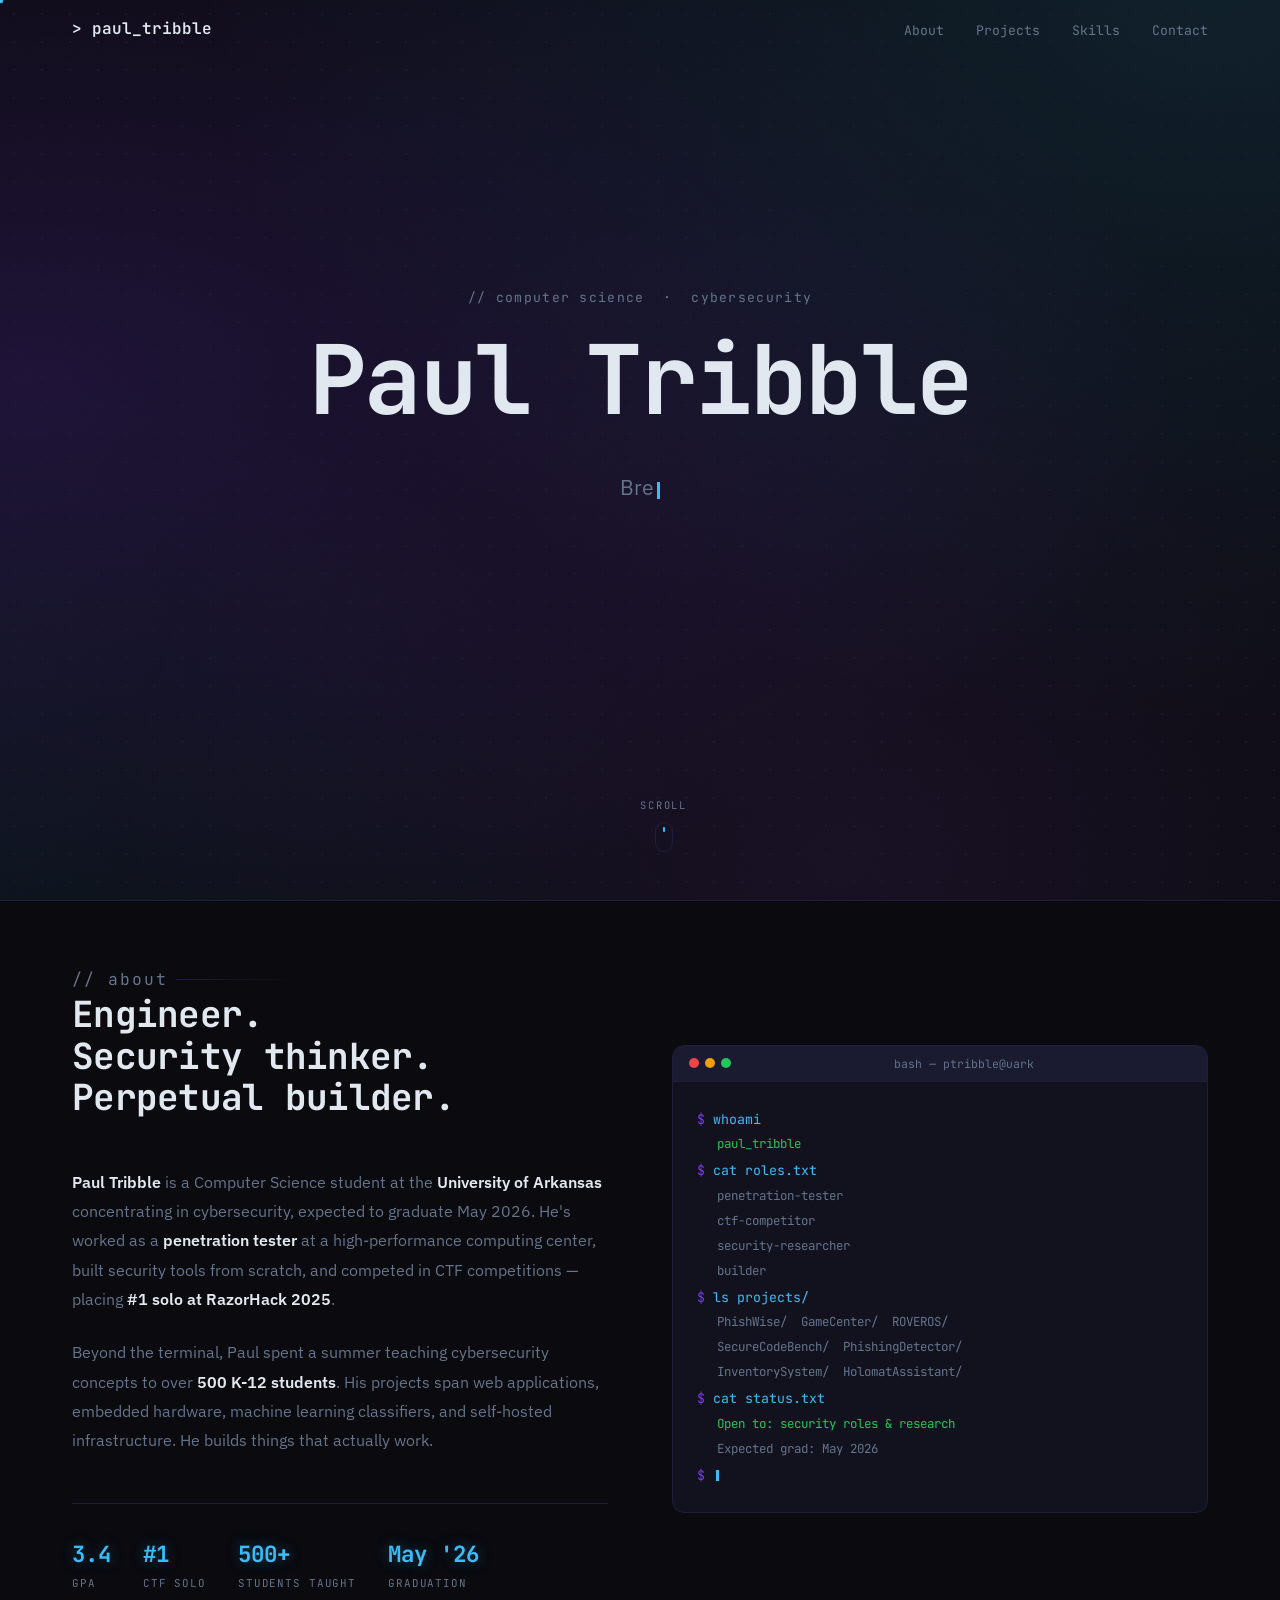
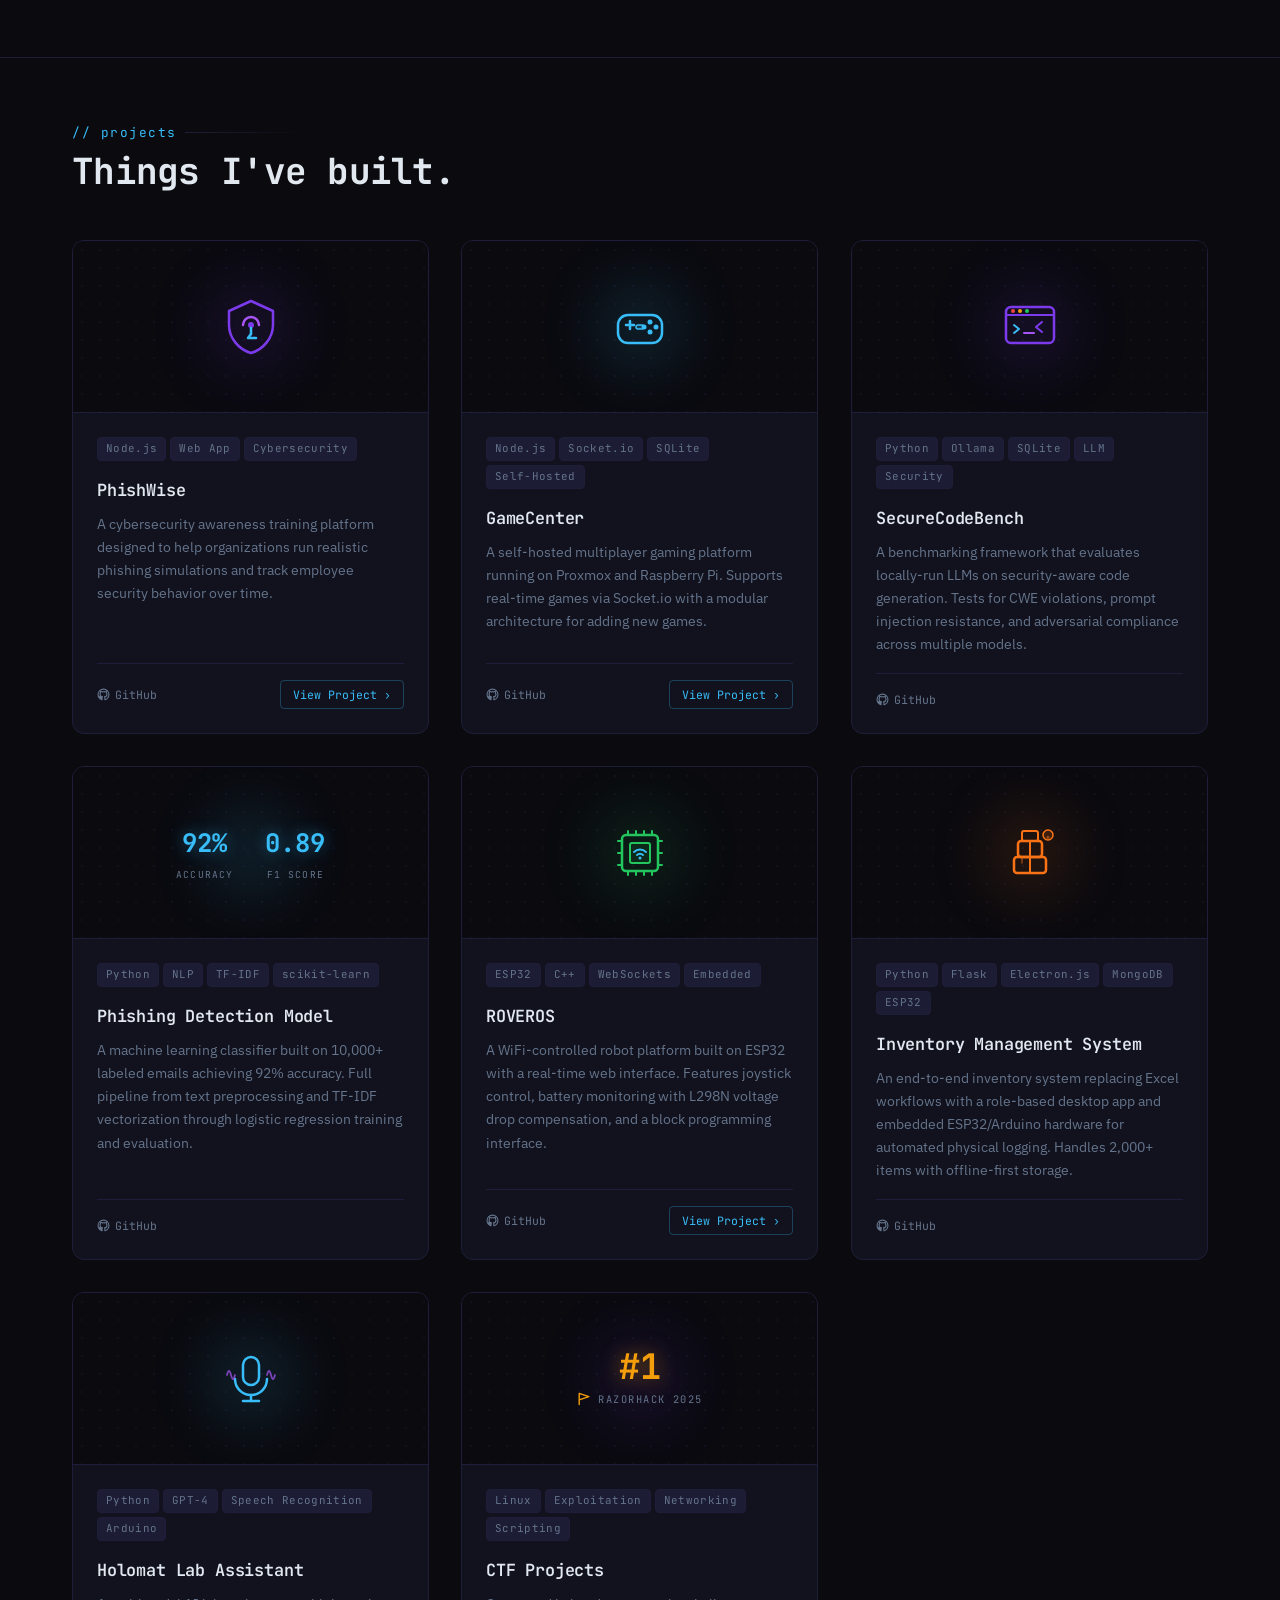
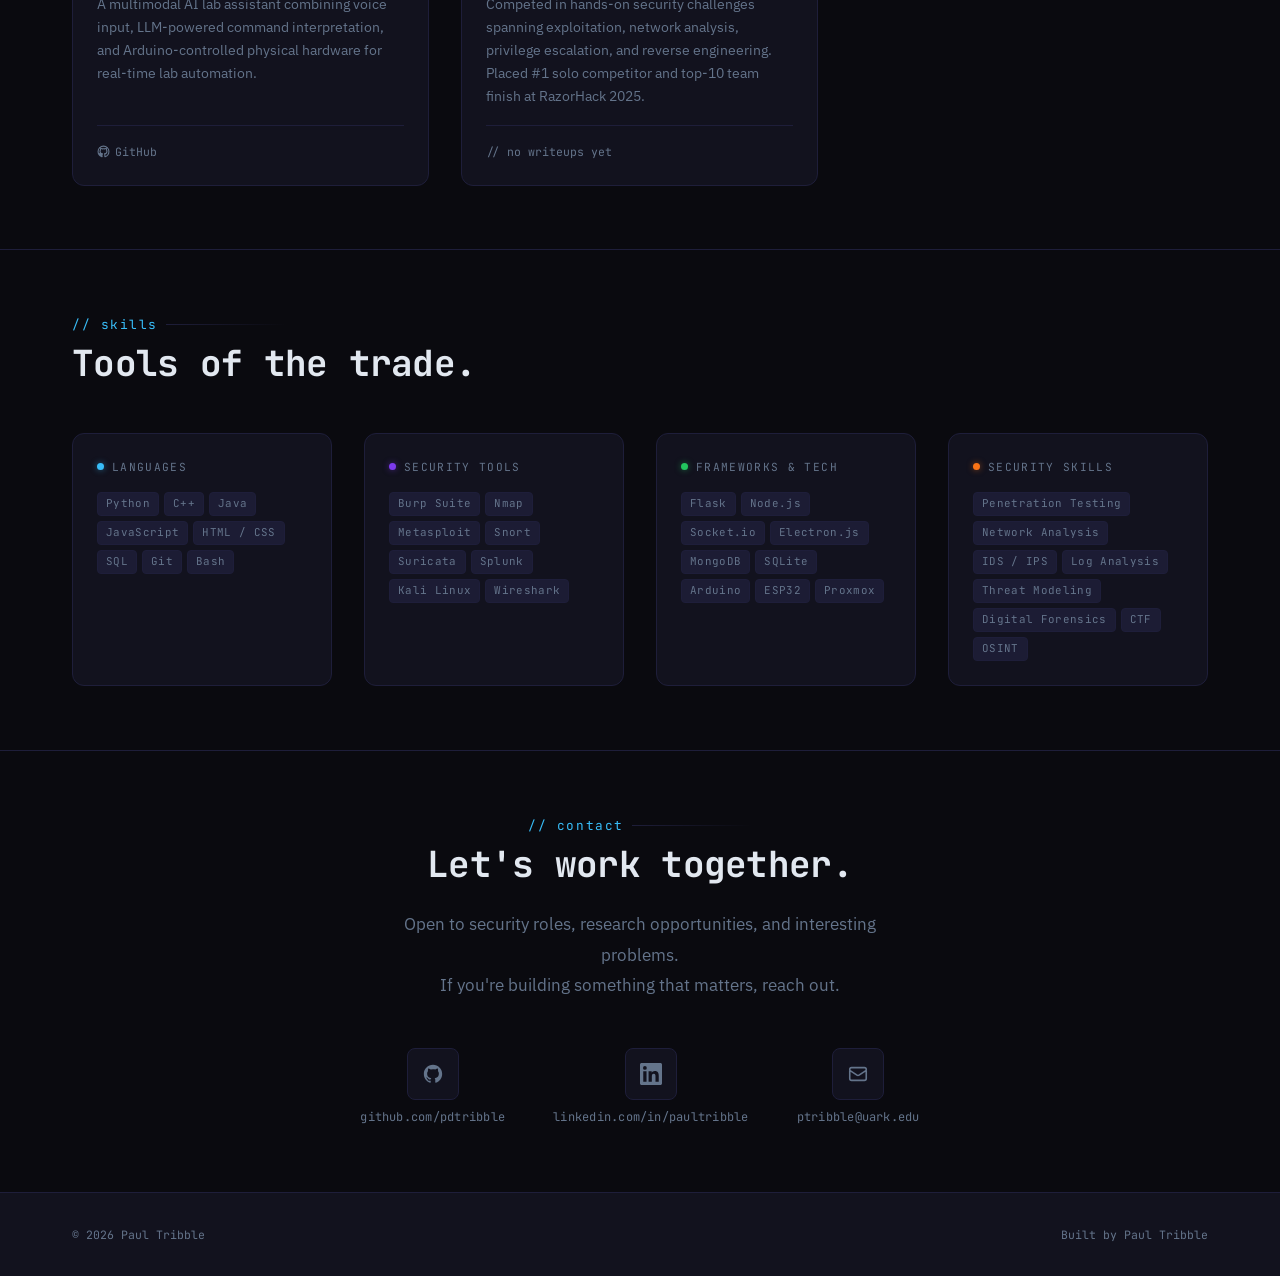
<file: index.html>
<!DOCTYPE html>
<html lang="en">
<head>
  <meta charset="UTF-8" />
  <meta name="viewport" content="width=device-width, initial-scale=1.0" />
  <meta name="description" content="Paul Tribble — Computer Science student at the University of Arkansas specializing in cybersecurity. Penetration tester, CTF competitor, and builder." />
  <meta property="og:title"       content="Paul Tribble — Cybersecurity &amp; Software Engineering" />
  <meta property="og:description" content="Breaking things to understand how they work." />
  <meta property="og:type"        content="website" />
  <meta name="theme-color"        content="#0a0a0f" />

  <title>Paul Tribble — Cybersecurity &amp; CS</title>

  <link rel="preconnect" href="https://fonts.googleapis.com" />
  <link rel="preconnect" href="https://fonts.gstatic.com" crossorigin />
  <link rel="stylesheet" href="assets/css/main.css" />

  <!-- Prevent FOUC on body bg -->
  <style>body{background:#0a0a0f}</style>
</head>
<body>

  <!-- ── Custom cursor ── -->
  <div class="cursor"      aria-hidden="true"></div>
  <div class="cursor-ring" aria-hidden="true"></div>

  <!-- ════════════════════════════════════════
       NAVIGATION
       ════════════════════════════════════════ -->
  <nav class="nav" role="navigation" aria-label="Main navigation">
    <div class="container nav-inner">

      <a href="#hero" class="nav-logo" aria-label="Paul Tribble — home">
        &gt;&nbsp;paul_tribble
      </a>

      <ul class="nav-links" role="list">
        <li><a href="#about">About</a></li>
        <li><a href="#projects">Projects</a></li>
        <li><a href="#skills">Skills</a></li>
        <li><a href="#contact">Contact</a></li>
      </ul>

      <button class="nav-burger" aria-label="Toggle menu" aria-expanded="false">
        <span></span><span></span><span></span>
      </button>
    </div>
  </nav>

  <!-- Mobile drawer -->
  <nav class="nav-drawer" aria-label="Mobile navigation">
    <a href="#about">About</a>
    <a href="#projects">Projects</a>
    <a href="#skills">Skills</a>
    <a href="#contact">Contact</a>
  </nav>

  <main>

  <!-- ════════════════════════════════════════
       HERO
       ════════════════════════════════════════ -->
  <section id="hero" class="hero">
    <div class="hero-bg" aria-hidden="true"></div>

    <div class="hero-content">
      <span class="hero-eyebrow">// computer science &nbsp;·&nbsp; cybersecurity</span>

      <h1 class="hero-name" id="typed-name" aria-label="Paul Tribble"></h1>

      <p class="hero-sub" id="typed-sub" aria-label="Breaking things to understand how they work."></p>

      <div class="hero-ctas" id="hero-ctas" role="group" aria-label="Call to action">
        <a href="#projects" class="btn btn-primary">
          <svg viewBox="0 0 24 24" aria-hidden="true"><path d="M3 3h18v2H3zm0 8h18v2H3zm0 8h18v2H3z"/></svg>
          View Projects
        </a>
        <a href="assets/PaulTribbleResume.pdf" class="btn btn-outline" download>
          <svg viewBox="0 0 24 24" aria-hidden="true"><path d="M21 15v4a2 2 0 0 1-2 2H5a2 2 0 0 1-2-2v-4M7 10l5 5 5-5M12 15V3"/></svg>
          Download Resume
        </a>
      </div>
    </div>

    <div class="scroll-hint" aria-hidden="true">
      <span class="scroll-hint-label">scroll</span>
      <div class="scroll-mouse"></div>
    </div>
  </section>

  <!-- ════════════════════════════════════════
       ABOUT
       ════════════════════════════════════════ -->
  <section id="about" class="about section-pad">
    <div class="container">
      <div class="about-grid">

        <!-- Text column -->
        <div class="about-text reveal">
          <div class="section-header">
            <p class="section-eyebrow">// about</p>
            <h2 class="section-title">Engineer.<br>Security thinker.<br>Perpetual builder.</h2>
          </div>

          <p>
            <strong>Paul Tribble</strong> is a Computer Science student at the
            <strong>University of Arkansas</strong> concentrating in cybersecurity,
            expected to graduate May 2026. He's worked as a <strong>penetration tester</strong>
            at a high-performance computing center, built security tools from scratch, and competed
            in CTF competitions — placing <strong>#1 solo at RazorHack 2025</strong>.
          </p>
          <p>
            Beyond the terminal, Paul spent a summer teaching cybersecurity concepts to over
            <strong>500 K-12 students</strong>. His projects span web applications, embedded
            hardware, machine learning classifiers, and self-hosted infrastructure.
            He builds things that actually work.
          </p>

          <div class="about-stats">
            <div class="stat">
              <span class="stat-val">3.4</span>
              <span class="stat-lbl">GPA</span>
            </div>
            <div class="stat">
              <span class="stat-val">#1</span>
              <span class="stat-lbl">CTF Solo</span>
            </div>
            <div class="stat">
              <span class="stat-val">500+</span>
              <span class="stat-lbl">Students Taught</span>
            </div>
            <div class="stat">
              <span class="stat-val">May '26</span>
              <span class="stat-lbl">Graduation</span>
            </div>
          </div>
        </div>

        <!-- Terminal decoration -->
        <div class="terminal reveal reveal-d2" aria-hidden="true" role="presentation">
          <div class="term-bar">
            <span class="term-dot"></span>
            <span class="term-dot"></span>
            <span class="term-dot"></span>
            <span class="term-title">bash — ptribble@uark</span>
          </div>
          <div class="term-body">
            <div class="term-row">
              <span class="term-prompt">$</span>
              <span class="term-cmd">whoami</span>
            </div>
            <div class="term-out ok">paul_tribble</div>

            <div class="term-row">
              <span class="term-prompt">$</span>
              <span class="term-cmd">cat roles.txt</span>
            </div>
            <div class="term-out">penetration-tester</div>
            <div class="term-out">ctf-competitor</div>
            <div class="term-out">security-researcher</div>
            <div class="term-out">builder</div>

            <div class="term-row">
              <span class="term-prompt">$</span>
              <span class="term-cmd">ls projects/</span>
            </div>
            <div class="term-out">PhishWise/ &nbsp;GameCenter/ &nbsp;ROVEROS/</div>
            <div class="term-out">SecureCodeBench/ &nbsp;PhishingDetector/</div>
            <div class="term-out">InventorySystem/ &nbsp;HolomatAssistant/</div>

            <div class="term-row">
              <span class="term-prompt">$</span>
              <span class="term-cmd">cat status.txt</span>
            </div>
            <div class="term-out ok">Open to: security roles &amp; research</div>
            <div class="term-out">Expected grad: May 2026</div>

            <div class="term-row">
              <span class="term-prompt">$</span>
              <span class="term-cmd"><span class="tb-cursor"></span></span>
            </div>
          </div>
        </div>

      </div><!-- /about-grid -->
    </div>
  </section>

  <!-- ════════════════════════════════════════
       PROJECTS
       ════════════════════════════════════════ -->
  <section id="projects" class="projects section-pad">
    <div class="container">
      <div class="section-header reveal">
        <p class="section-eyebrow">// projects</p>
        <h2 class="section-title">Things I've built.</h2>
      </div>

      <div class="projects-grid">

        <!-- ─── 1. PhishWise ─── -->
        <article class="card reveal reveal-d1" tabindex="0" aria-label="PhishWise project">
          <div class="card-vis v-purple">
            <div class="card-icon">
              <!-- Shield + hook icon -->
              <svg viewBox="0 0 64 64" fill="none" xmlns="http://www.w3.org/2000/svg">
                <path d="M32 6L10 16v14c0 12.6 9.4 24.4 22 28 12.6-3.6 22-15.4 22-28V16L32 6z" stroke="#7c3aed" stroke-width="2.5" stroke-linejoin="round"/>
                <path d="M24 30c0-4.4 3.6-8 8-8s8 3.6 8 8" stroke="#a855f7" stroke-width="2.5" stroke-linecap="round"/>
                <circle cx="32" cy="30" r="3" fill="#7c3aed"/>
                <path d="M32 33v6" stroke="#38bdf8" stroke-width="2.5" stroke-linecap="round"/>
                <path d="M32 39l-3 4h8" stroke="#38bdf8" stroke-width="2.5" stroke-linecap="round" stroke-linejoin="round"/>
              </svg>
            </div>
          </div>
          <div class="card-body">
            <div class="card-tags">
              <span class="tag">Node.js</span>
              <span class="tag">Web App</span>
              <span class="tag">Cybersecurity</span>
            </div>
            <h3 class="card-title">PhishWise</h3>
            <p class="card-desc">A cybersecurity awareness training platform designed to help organizations run realistic phishing simulations and track employee security behavior over time.</p>
            <div class="card-footer">
              <div class="card-link-row">
                <a href="https://github.com/pdtribble" class="card-link" target="_blank" rel="noopener" aria-label="View on GitHub">
                  <!-- GitHub icon -->
                  <svg viewBox="0 0 24 24" fill="currentColor" stroke="none"><path d="M12 2C6.477 2 2 6.477 2 12c0 4.42 2.865 8.17 6.839 9.49.5.092.682-.217.682-.482 0-.237-.008-.866-.013-1.7-2.782.604-3.369-1.34-3.369-1.34-.454-1.156-1.11-1.464-1.11-1.464-.908-.62.069-.608.069-.608 1.003.07 1.531 1.03 1.531 1.03.892 1.529 2.341 1.087 2.91.832.092-.647.35-1.088.636-1.338-2.22-.253-4.555-1.11-4.555-4.943 0-1.091.39-1.984 1.029-2.683-.103-.253-.446-1.27.098-2.647 0 0 .84-.269 2.75 1.025A9.578 9.578 0 0112 6.836c.85.004 1.705.115 2.504.337 1.909-1.294 2.747-1.025 2.747-1.025.546 1.377.202 2.394.1 2.647.64.699 1.028 1.592 1.028 2.683 0 3.842-2.339 4.687-4.566 4.935.359.309.678.919.678 1.852 0 1.336-.012 2.415-.012 2.743 0 .267.18.578.688.48C19.138 20.167 22 16.418 22 12c0-5.523-4.477-10-10-10z"/></svg>
                  GitHub
                </a>
              </div>
              <a href="phishwise/" class="btn-sm">View Project &rsaquo;</a>
            </div>
          </div>
        </article>

        <!-- ─── 2. GameCenter ─── -->
        <article class="card reveal reveal-d2" tabindex="0" aria-label="GameCenter project">
          <div class="card-vis v-cyan">
            <div class="card-icon">
              <!-- Gamepad icon -->
              <svg viewBox="0 0 64 64" fill="none" xmlns="http://www.w3.org/2000/svg">
                <rect x="10" y="20" width="44" height="28" rx="10" stroke="#38bdf8" stroke-width="2.5"/>
                <line x1="22" y1="34" x2="22" y2="26" stroke="#38bdf8" stroke-width="2.5" stroke-linecap="round"/>
                <line x1="18" y1="30" x2="26" y2="30" stroke="#38bdf8" stroke-width="2.5" stroke-linecap="round"/>
                <circle cx="42" cy="27" r="2.5" fill="#38bdf8"/>
                <circle cx="48" cy="32" r="2.5" fill="#38bdf8"/>
                <circle cx="36" cy="32" r="2.5" fill="#38bdf8"/>
                <circle cx="42" cy="37" r="2.5" fill="#38bdf8"/>
                <rect x="28" y="30" width="8" height="4" rx="2" fill="rgba(56,189,248,0.2)" stroke="#38bdf8" stroke-width="1.5"/>
              </svg>
            </div>
          </div>
          <div class="card-body">
            <div class="card-tags">
              <span class="tag">Node.js</span>
              <span class="tag">Socket.io</span>
              <span class="tag">SQLite</span>
              <span class="tag">Self-Hosted</span>
            </div>
            <h3 class="card-title">GameCenter</h3>
            <p class="card-desc">A self-hosted multiplayer gaming platform running on Proxmox and Raspberry Pi. Supports real-time games via Socket.io with a modular architecture for adding new games.</p>
            <div class="card-footer">
              <div class="card-link-row">
                <a href="https://github.com/pdtribble" class="card-link" target="_blank" rel="noopener" aria-label="View on GitHub">
                  <svg viewBox="0 0 24 24" fill="currentColor" stroke="none"><path d="M12 2C6.477 2 2 6.477 2 12c0 4.42 2.865 8.17 6.839 9.49.5.092.682-.217.682-.482 0-.237-.008-.866-.013-1.7-2.782.604-3.369-1.34-3.369-1.34-.454-1.156-1.11-1.464-1.11-1.464-.908-.62.069-.608.069-.608 1.003.07 1.531 1.03 1.531 1.03.892 1.529 2.341 1.087 2.91.832.092-.647.35-1.088.636-1.338-2.22-.253-4.555-1.11-4.555-4.943 0-1.091.39-1.984 1.029-2.683-.103-.253-.446-1.27.098-2.647 0 0 .84-.269 2.75 1.025A9.578 9.578 0 0112 6.836c.85.004 1.705.115 2.504.337 1.909-1.294 2.747-1.025 2.747-1.025.546 1.377.202 2.394.1 2.647.64.699 1.028 1.592 1.028 2.683 0 3.842-2.339 4.687-4.566 4.935.359.309.678.919.678 1.852 0 1.336-.012 2.415-.012 2.743 0 .267.18.578.688.48C19.138 20.167 22 16.418 22 12c0-5.523-4.477-10-10-10z"/></svg>
                  GitHub
                </a>
              </div>
              <a href="games/" class="btn-sm">View Project &rsaquo;</a>
            </div>
          </div>
        </article>

        <!-- ─── 3. SecureCodeBench ─── -->
        <article class="card reveal reveal-d3" tabindex="0" aria-label="SecureCodeBench project">
          <div class="card-vis v-purple">
            <div class="card-icon">
              <!-- Terminal + shield -->
              <svg viewBox="0 0 64 64" fill="none" xmlns="http://www.w3.org/2000/svg">
                <rect x="8" y="12" width="48" height="36" rx="5" stroke="#7c3aed" stroke-width="2.5"/>
                <path d="M8 20h48" stroke="#7c3aed" stroke-width="2"/>
                <circle cx="15" cy="16" r="2" fill="#ef4444"/>
                <circle cx="22" cy="16" r="2" fill="#f59e0b"/>
                <circle cx="29" cy="16" r="2" fill="#22c55e"/>
                <path d="M16 30l5 4-5 4" stroke="#38bdf8" stroke-width="2" stroke-linecap="round" stroke-linejoin="round"/>
                <line x1="26" y1="38" x2="36" y2="38" stroke="#a855f7" stroke-width="2" stroke-linecap="round"/>
                <path d="M44 27l-6 5 6 5" stroke="#7c3aed" stroke-width="2" stroke-linecap="round" stroke-linejoin="round"/>
              </svg>
            </div>
          </div>
          <div class="card-body">
            <div class="card-tags">
              <span class="tag">Python</span>
              <span class="tag">Ollama</span>
              <span class="tag">SQLite</span>
              <span class="tag">LLM</span>
              <span class="tag">Security</span>
            </div>
            <h3 class="card-title">SecureCodeBench</h3>
            <p class="card-desc">A benchmarking framework that evaluates locally-run LLMs on security-aware code generation. Tests for CWE violations, prompt injection resistance, and adversarial compliance across multiple models.</p>
            <div class="card-footer">
              <div class="card-link-row">
                <a href="https://github.com/pdtribble" class="card-link" target="_blank" rel="noopener" aria-label="View on GitHub">
                  <svg viewBox="0 0 24 24" fill="currentColor" stroke="none"><path d="M12 2C6.477 2 2 6.477 2 12c0 4.42 2.865 8.17 6.839 9.49.5.092.682-.217.682-.482 0-.237-.008-.866-.013-1.7-2.782.604-3.369-1.34-3.369-1.34-.454-1.156-1.11-1.464-1.11-1.464-.908-.62.069-.608.069-.608 1.003.07 1.531 1.03 1.531 1.03.892 1.529 2.341 1.087 2.91.832.092-.647.35-1.088.636-1.338-2.22-.253-4.555-1.11-4.555-4.943 0-1.091.39-1.984 1.029-2.683-.103-.253-.446-1.27.098-2.647 0 0 .84-.269 2.75 1.025A9.578 9.578 0 0112 6.836c.85.004 1.705.115 2.504.337 1.909-1.294 2.747-1.025 2.747-1.025.546 1.377.202 2.394.1 2.647.64.699 1.028 1.592 1.028 2.683 0 3.842-2.339 4.687-4.566 4.935.359.309.678.919.678 1.852 0 1.336-.012 2.415-.012 2.743 0 .267.18.578.688.48C19.138 20.167 22 16.418 22 12c0-5.523-4.477-10-10-10z"/></svg>
                  GitHub
                </a>
              </div>
            </div>
          </div>
        </article>

        <!-- ─── 4. Phishing Detection ─── -->
        <article class="card reveal reveal-d1" tabindex="0" aria-label="Phishing Detection Model project">
          <div class="card-vis v-cyan">
            <div class="card-stats">
              <div>
                <span class="cstat-num">92%</span>
                <span class="cstat-lbl">Accuracy</span>
              </div>
              <div>
                <span class="cstat-num">0.89</span>
                <span class="cstat-lbl">F1 Score</span>
              </div>
            </div>
          </div>
          <div class="card-body">
            <div class="card-tags">
              <span class="tag">Python</span>
              <span class="tag">NLP</span>
              <span class="tag">TF-IDF</span>
              <span class="tag">scikit-learn</span>
            </div>
            <h3 class="card-title">Phishing Detection Model</h3>
            <p class="card-desc">A machine learning classifier built on 10,000+ labeled emails achieving 92% accuracy. Full pipeline from text preprocessing and TF-IDF vectorization through logistic regression training and evaluation.</p>
            <div class="card-footer">
              <div class="card-link-row">
                <a href="https://github.com/pdtribble" class="card-link" target="_blank" rel="noopener" aria-label="View on GitHub">
                  <svg viewBox="0 0 24 24" fill="currentColor" stroke="none"><path d="M12 2C6.477 2 2 6.477 2 12c0 4.42 2.865 8.17 6.839 9.49.5.092.682-.217.682-.482 0-.237-.008-.866-.013-1.7-2.782.604-3.369-1.34-3.369-1.34-.454-1.156-1.11-1.464-1.11-1.464-.908-.62.069-.608.069-.608 1.003.07 1.531 1.03 1.531 1.03.892 1.529 2.341 1.087 2.91.832.092-.647.35-1.088.636-1.338-2.22-.253-4.555-1.11-4.555-4.943 0-1.091.39-1.984 1.029-2.683-.103-.253-.446-1.27.098-2.647 0 0 .84-.269 2.75 1.025A9.578 9.578 0 0112 6.836c.85.004 1.705.115 2.504.337 1.909-1.294 2.747-1.025 2.747-1.025.546 1.377.202 2.394.1 2.647.64.699 1.028 1.592 1.028 2.683 0 3.842-2.339 4.687-4.566 4.935.359.309.678.919.678 1.852 0 1.336-.012 2.415-.012 2.743 0 .267.18.578.688.48C19.138 20.167 22 16.418 22 12c0-5.523-4.477-10-10-10z"/></svg>
                  GitHub
                </a>
              </div>
            </div>
          </div>
        </article>

        <!-- ─── 5. ROVEROS ─── -->
        <article class="card reveal reveal-d2" tabindex="0" aria-label="ROVEROS project">
          <div class="card-vis v-green">
            <div class="card-icon">
              <!-- ESP32 / circuit board icon -->
              <svg viewBox="0 0 64 64" fill="none" xmlns="http://www.w3.org/2000/svg">
                <rect x="14" y="14" width="36" height="36" rx="4" stroke="#22c55e" stroke-width="2.5"/>
                <rect x="22" y="22" width="20" height="20" rx="2" stroke="#22c55e" stroke-width="2" fill="rgba(34,197,94,0.08)"/>
                <!-- pins -->
                <line x1="20" y1="10" x2="20" y2="14" stroke="#22c55e" stroke-width="2" stroke-linecap="round"/>
                <line x1="28" y1="10" x2="28" y2="14" stroke="#22c55e" stroke-width="2" stroke-linecap="round"/>
                <line x1="36" y1="10" x2="36" y2="14" stroke="#22c55e" stroke-width="2" stroke-linecap="round"/>
                <line x1="44" y1="10" x2="44" y2="14" stroke="#22c55e" stroke-width="2" stroke-linecap="round"/>
                <line x1="20" y1="50" x2="20" y2="54" stroke="#22c55e" stroke-width="2" stroke-linecap="round"/>
                <line x1="28" y1="50" x2="28" y2="54" stroke="#22c55e" stroke-width="2" stroke-linecap="round"/>
                <line x1="36" y1="50" x2="36" y2="54" stroke="#22c55e" stroke-width="2" stroke-linecap="round"/>
                <line x1="44" y1="50" x2="44" y2="54" stroke="#22c55e" stroke-width="2" stroke-linecap="round"/>
                <line x1="10" y1="20" x2="14" y2="20" stroke="#22c55e" stroke-width="2" stroke-linecap="round"/>
                <line x1="10" y1="32" x2="14" y2="32" stroke="#22c55e" stroke-width="2" stroke-linecap="round"/>
                <line x1="10" y1="44" x2="14" y2="44" stroke="#22c55e" stroke-width="2" stroke-linecap="round"/>
                <line x1="50" y1="20" x2="54" y2="20" stroke="#22c55e" stroke-width="2" stroke-linecap="round"/>
                <line x1="50" y1="32" x2="54" y2="32" stroke="#22c55e" stroke-width="2" stroke-linecap="round"/>
                <line x1="50" y1="44" x2="54" y2="44" stroke="#22c55e" stroke-width="2" stroke-linecap="round"/>
                <!-- WiFi signal inside chip -->
                <path d="M29 34a4.2 4.2 0 0 1 6 0" stroke="#38bdf8" stroke-width="1.8" stroke-linecap="round"/>
                <path d="M26 31a8.5 8.5 0 0 1 12 0" stroke="#38bdf8" stroke-width="1.8" stroke-linecap="round"/>
                <circle cx="32" cy="37" r="1.5" fill="#38bdf8"/>
              </svg>
            </div>
          </div>
          <div class="card-body">
            <div class="card-tags">
              <span class="tag">ESP32</span>
              <span class="tag">C++</span>
              <span class="tag">WebSockets</span>
              <span class="tag">Embedded</span>
            </div>
            <h3 class="card-title">ROVEROS</h3>
            <p class="card-desc">A WiFi-controlled robot platform built on ESP32 with a real-time web interface. Features joystick control, battery monitoring with L298N voltage drop compensation, and a block programming interface.</p>
            <div class="card-footer">
              <div class="card-link-row">
                <a href="https://github.com/pdtribble" class="card-link" target="_blank" rel="noopener" aria-label="View on GitHub">
                  <svg viewBox="0 0 24 24" fill="currentColor" stroke="none"><path d="M12 2C6.477 2 2 6.477 2 12c0 4.42 2.865 8.17 6.839 9.49.5.092.682-.217.682-.482 0-.237-.008-.866-.013-1.7-2.782.604-3.369-1.34-3.369-1.34-.454-1.156-1.11-1.464-1.11-1.464-.908-.62.069-.608.069-.608 1.003.07 1.531 1.03 1.531 1.03.892 1.529 2.341 1.087 2.91.832.092-.647.35-1.088.636-1.338-2.22-.253-4.555-1.11-4.555-4.943 0-1.091.39-1.984 1.029-2.683-.103-.253-.446-1.27.098-2.647 0 0 .84-.269 2.75 1.025A9.578 9.578 0 0112 6.836c.85.004 1.705.115 2.504.337 1.909-1.294 2.747-1.025 2.747-1.025.546 1.377.202 2.394.1 2.647.64.699 1.028 1.592 1.028 2.683 0 3.842-2.339 4.687-4.566 4.935.359.309.678.919.678 1.852 0 1.336-.012 2.415-.012 2.743 0 .267.18.578.688.48C19.138 20.167 22 16.418 22 12c0-5.523-4.477-10-10-10z"/></svg>
                  GitHub
                </a>
              </div>
              <a href="roveros/" class="btn-sm">View Project &rsaquo;</a>
            </div>
          </div>
        </article>

        <!-- ─── 6. Inventory Management ─── -->
        <article class="card reveal reveal-d3" tabindex="0" aria-label="Inventory Management System project">
          <div class="card-vis v-orange">
            <div class="card-icon">
              <!-- Stack of boxes -->
              <svg viewBox="0 0 64 64" fill="none" xmlns="http://www.w3.org/2000/svg">
                <rect x="16" y="36" width="32" height="16" rx="3" stroke="#f97316" stroke-width="2.5"/>
                <line x1="32" y1="36" x2="32" y2="52" stroke="#f97316" stroke-width="2" stroke-linecap="round"/>
                <line x1="24" y1="36" x2="24" y2="42" stroke="rgba(249,115,22,0.5)" stroke-width="1.5" stroke-linecap="round"/>
                <rect x="20" y="20" width="24" height="16" rx="3" stroke="#f97316" stroke-width="2.5"/>
                <line x1="32" y1="20" x2="32" y2="36" stroke="#f97316" stroke-width="2" stroke-linecap="round"/>
                <rect x="24" y="10" width="16" height="10" rx="2" stroke="#f97316" stroke-width="2"/>
                <!-- Electron dot -->
                <circle cx="50" cy="14" r="5" fill="rgba(249,115,22,0.15)" stroke="#f97316" stroke-width="1.5"/>
                <text x="50" y="18" text-anchor="middle" font-size="6" fill="#f97316" font-family="monospace">e</text>
              </svg>
            </div>
          </div>
          <div class="card-body">
            <div class="card-tags">
              <span class="tag">Python</span>
              <span class="tag">Flask</span>
              <span class="tag">Electron.js</span>
              <span class="tag">MongoDB</span>
              <span class="tag">ESP32</span>
            </div>
            <h3 class="card-title">Inventory Management System</h3>
            <p class="card-desc">An end-to-end inventory system replacing Excel workflows with a role-based desktop app and embedded ESP32/Arduino hardware for automated physical logging. Handles 2,000+ items with offline-first storage.</p>
            <div class="card-footer">
              <div class="card-link-row">
                <a href="https://github.com/pdtribble" class="card-link" target="_blank" rel="noopener" aria-label="View on GitHub">
                  <svg viewBox="0 0 24 24" fill="currentColor" stroke="none"><path d="M12 2C6.477 2 2 6.477 2 12c0 4.42 2.865 8.17 6.839 9.49.5.092.682-.217.682-.482 0-.237-.008-.866-.013-1.7-2.782.604-3.369-1.34-3.369-1.34-.454-1.156-1.11-1.464-1.11-1.464-.908-.62.069-.608.069-.608 1.003.07 1.531 1.03 1.531 1.03.892 1.529 2.341 1.087 2.91.832.092-.647.35-1.088.636-1.338-2.22-.253-4.555-1.11-4.555-4.943 0-1.091.39-1.984 1.029-2.683-.103-.253-.446-1.27.098-2.647 0 0 .84-.269 2.75 1.025A9.578 9.578 0 0112 6.836c.85.004 1.705.115 2.504.337 1.909-1.294 2.747-1.025 2.747-1.025.546 1.377.202 2.394.1 2.647.64.699 1.028 1.592 1.028 2.683 0 3.842-2.339 4.687-4.566 4.935.359.309.678.919.678 1.852 0 1.336-.012 2.415-.012 2.743 0 .267.18.578.688.48C19.138 20.167 22 16.418 22 12c0-5.523-4.477-10-10-10z"/></svg>
                  GitHub
                </a>
              </div>
            </div>
          </div>
        </article>

        <!-- ─── 7. Holomat Lab Assistant ─── -->
        <article class="card reveal reveal-d1" tabindex="0" aria-label="Holomat Lab Assistant project">
          <div class="card-vis v-cyan">
            <div class="card-icon">
              <!-- Waveform / mic icon -->
              <svg viewBox="0 0 64 64" fill="none" xmlns="http://www.w3.org/2000/svg">
                <rect x="24" y="10" width="16" height="28" rx="8" stroke="#38bdf8" stroke-width="2.5"/>
                <path d="M16 32a16 16 0 0 0 32 0" stroke="#38bdf8" stroke-width="2.5" stroke-linecap="round"/>
                <line x1="32" y1="48" x2="32" y2="54" stroke="#38bdf8" stroke-width="2.5" stroke-linecap="round"/>
                <line x1="24" y1="54" x2="40" y2="54" stroke="#38bdf8" stroke-width="2.5" stroke-linecap="round"/>
                <!-- AI waveform beside -->
                <path d="M8 28 Q10 20 12 28 Q14 36 16 28" stroke="rgba(168,85,247,0.7)" stroke-width="1.8" stroke-linecap="round" fill="none"/>
                <path d="M48 28 Q50 20 52 28 Q54 36 56 28" stroke="rgba(168,85,247,0.7)" stroke-width="1.8" stroke-linecap="round" fill="none"/>
              </svg>
            </div>
          </div>
          <div class="card-body">
            <div class="card-tags">
              <span class="tag">Python</span>
              <span class="tag">GPT-4</span>
              <span class="tag">Speech Recognition</span>
              <span class="tag">Arduino</span>
            </div>
            <h3 class="card-title">Holomat Lab Assistant</h3>
            <p class="card-desc">A multimodal AI lab assistant combining voice input, LLM-powered command interpretation, and Arduino-controlled physical hardware for real-time lab automation.</p>
            <div class="card-footer">
              <div class="card-link-row">
                <a href="https://github.com/pdtribble" class="card-link" target="_blank" rel="noopener" aria-label="View on GitHub">
                  <svg viewBox="0 0 24 24" fill="currentColor" stroke="none"><path d="M12 2C6.477 2 2 6.477 2 12c0 4.42 2.865 8.17 6.839 9.49.5.092.682-.217.682-.482 0-.237-.008-.866-.013-1.7-2.782.604-3.369-1.34-3.369-1.34-.454-1.156-1.11-1.464-1.11-1.464-.908-.62.069-.608.069-.608 1.003.07 1.531 1.03 1.531 1.03.892 1.529 2.341 1.087 2.91.832.092-.647.35-1.088.636-1.338-2.22-.253-4.555-1.11-4.555-4.943 0-1.091.39-1.984 1.029-2.683-.103-.253-.446-1.27.098-2.647 0 0 .84-.269 2.75 1.025A9.578 9.578 0 0112 6.836c.85.004 1.705.115 2.504.337 1.909-1.294 2.747-1.025 2.747-1.025.546 1.377.202 2.394.1 2.647.64.699 1.028 1.592 1.028 2.683 0 3.842-2.339 4.687-4.566 4.935.359.309.678.919.678 1.852 0 1.336-.012 2.415-.012 2.743 0 .267.18.578.688.48C19.138 20.167 22 16.418 22 12c0-5.523-4.477-10-10-10z"/></svg>
                  GitHub
                </a>
              </div>
            </div>
          </div>
        </article>

        <!-- ─── 8. CTF Projects ─── -->
        <article class="card reveal reveal-d2" tabindex="0" aria-label="CTF Competition Projects">
          <div class="card-vis v-purple">
            <div class="card-badge">
              <span class="badge-rank">#1</span>
              <div style="display:flex;align-items:center;gap:6px;margin-top:4px;">
                <!-- Flag icon -->
                <svg viewBox="0 0 20 20" fill="none" xmlns="http://www.w3.org/2000/svg" style="width:16px;height:16px;">
                  <path d="M4 3v14M4 3l12 4-12 4" stroke="#f59e0b" stroke-width="1.75" stroke-linecap="round" stroke-linejoin="round"/>
                </svg>
                <span class="badge-label">RazorHack 2025</span>
              </div>
            </div>
          </div>
          <div class="card-body">
            <div class="card-tags">
              <span class="tag">Linux</span>
              <span class="tag">Exploitation</span>
              <span class="tag">Networking</span>
              <span class="tag">Scripting</span>
            </div>
            <h3 class="card-title">CTF Projects</h3>
            <p class="card-desc">Competed in hands-on security challenges spanning exploitation, network analysis, privilege escalation, and reverse engineering. Placed #1 solo competitor and top-10 team finish at RazorHack 2025.</p>
            <div class="card-footer">
              <span style="font-family:var(--font-mono);font-size:0.72rem;color:var(--text-muted);">// no writeups yet</span>
            </div>
          </div>
        </article>

      </div><!-- /projects-grid -->
    </div>
  </section>

  <!-- ════════════════════════════════════════
       SKILLS
       ════════════════════════════════════════ -->
  <section id="skills" class="skills section-pad">
    <div class="container">
      <div class="section-header reveal">
        <p class="section-eyebrow">// skills</p>
        <h2 class="section-title">Tools of the trade.</h2>
      </div>

      <div class="skills-grid">

        <div class="skill-cat sc-lang reveal reveal-d1">
          <div class="skill-cat-title">
            <span class="cat-dot"></span>Languages
          </div>
          <div class="skill-tags">
            <span class="tag">Python</span>
            <span class="tag">C++</span>
            <span class="tag">Java</span>
            <span class="tag">JavaScript</span>
            <span class="tag">HTML / CSS</span>
            <span class="tag">SQL</span>
            <span class="tag">Git</span>
            <span class="tag">Bash</span>
          </div>
        </div>

        <div class="skill-cat sc-tools reveal reveal-d2">
          <div class="skill-cat-title">
            <span class="cat-dot"></span>Security Tools
          </div>
          <div class="skill-tags">
            <span class="tag">Burp Suite</span>
            <span class="tag">Nmap</span>
            <span class="tag">Metasploit</span>
            <span class="tag">Snort</span>
            <span class="tag">Suricata</span>
            <span class="tag">Splunk</span>
            <span class="tag">Kali Linux</span>
            <span class="tag">Wireshark</span>
          </div>
        </div>

        <div class="skill-cat sc-tech reveal reveal-d3">
          <div class="skill-cat-title">
            <span class="cat-dot"></span>Frameworks &amp; Tech
          </div>
          <div class="skill-tags">
            <span class="tag">Flask</span>
            <span class="tag">Node.js</span>
            <span class="tag">Socket.io</span>
            <span class="tag">Electron.js</span>
            <span class="tag">MongoDB</span>
            <span class="tag">SQLite</span>
            <span class="tag">Arduino</span>
            <span class="tag">ESP32</span>
            <span class="tag">Proxmox</span>
          </div>
        </div>

        <div class="skill-cat sc-sec reveal reveal-d4">
          <div class="skill-cat-title">
            <span class="cat-dot"></span>Security Skills
          </div>
          <div class="skill-tags">
            <span class="tag">Penetration Testing</span>
            <span class="tag">Network Analysis</span>
            <span class="tag">IDS / IPS</span>
            <span class="tag">Log Analysis</span>
            <span class="tag">Threat Modeling</span>
            <span class="tag">Digital Forensics</span>
            <span class="tag">CTF</span>
            <span class="tag">OSINT</span>
          </div>
        </div>

      </div>
    </div>
  </section>

  <!-- ════════════════════════════════════════
       CONTACT
       ════════════════════════════════════════ -->
  <section id="contact" class="contact section-pad">
    <div class="container">
      <div class="reveal">
        <p class="section-eyebrow" style="justify-content:center;">// contact</p>
        <h2 class="section-title" style="text-align:center;margin-bottom:var(--sp-lg);">Let's work together.</h2>
        <p class="contact-tagline">
          Open to security roles, research opportunities, and interesting problems.<br>
          If you're building something that matters, reach out.
        </p>
      </div>

      <div class="contact-links reveal reveal-d2">

        <a href="https://github.com/pdtribble" class="contact-item" target="_blank" rel="noopener" aria-label="GitHub profile">
          <div class="contact-icon-wrap">
            <svg viewBox="0 0 24 24" aria-hidden="true"><path d="M12 2C6.477 2 2 6.477 2 12c0 4.42 2.865 8.17 6.839 9.49.5.092.682-.217.682-.482 0-.237-.008-.866-.013-1.7-2.782.604-3.369-1.34-3.369-1.34-.454-1.156-1.11-1.464-1.11-1.464-.908-.62.069-.608.069-.608 1.003.07 1.531 1.03 1.531 1.03.892 1.529 2.341 1.087 2.91.832.092-.647.35-1.088.636-1.338-2.22-.253-4.555-1.11-4.555-4.943 0-1.091.39-1.984 1.029-2.683-.103-.253-.446-1.27.098-2.647 0 0 .84-.269 2.75 1.025A9.578 9.578 0 0112 6.836c.85.004 1.705.115 2.504.337 1.909-1.294 2.747-1.025 2.747-1.025.546 1.377.202 2.394.1 2.647.64.699 1.028 1.592 1.028 2.683 0 3.842-2.339 4.687-4.566 4.935.359.309.678.919.678 1.852 0 1.336-.012 2.415-.012 2.743 0 .267.18.578.688.48C19.138 20.167 22 16.418 22 12c0-5.523-4.477-10-10-10z"/></svg>
          </div>
          <span class="contact-handle">github.com/pdtribble</span>
        </a>

        <a href="https://linkedin.com/in/paultribble" class="contact-item" target="_blank" rel="noopener" aria-label="LinkedIn profile">
          <div class="contact-icon-wrap">
            <svg viewBox="0 0 24 24" aria-hidden="true"><path d="M20.447 20.452h-3.554v-5.569c0-1.328-.027-3.037-1.852-3.037-1.853 0-2.136 1.445-2.136 2.939v5.667H9.351V9h3.414v1.561h.046c.477-.9 1.637-1.85 3.37-1.85 3.601 0 4.267 2.37 4.267 5.455v6.286zM5.337 7.433a2.062 2.062 0 0 1-2.063-2.065 2.064 2.064 0 1 1 2.063 2.065zm1.782 13.019H3.555V9h3.564v11.452zM22.225 0H1.771C.792 0 0 .774 0 1.729v20.542C0 23.227.792 24 1.771 24h20.451C23.2 24 24 23.227 24 22.271V1.729C24 .774 23.2 0 22.222 0h.003z"/></svg>
          </div>
          <span class="contact-handle">linkedin.com/in/paultribble</span>
        </a>

        <a href="mailto:ptribble@uark.edu" class="contact-item" aria-label="Send email">
          <div class="contact-icon-wrap">
            <svg viewBox="0 0 24 24" class="stroke-icon" aria-hidden="true"><path d="M3 8l7.89 5.26a2 2 0 0 0 2.22 0L21 8M5 19h14a2 2 0 0 0 2-2V7a2 2 0 0 0-2-2H5a2 2 0 0 0-2 2v10a2 2 0 0 0 2 2z"/></svg>
          </div>
          <span class="contact-handle">ptribble@uark.edu</span>
        </a>

      </div>
    </div>
  </section>

  </main>

  <!-- ════════════════════════════════════════
       FOOTER
       ════════════════════════════════════════ -->
  <footer class="footer">
    <div class="container footer-inner">
      <span class="footer-copy">&copy; 2026 Paul Tribble</span>
      <span class="footer-credit">Built by Paul Tribble</span>
    </div>
  </footer>

  <script src="assets/js/main.js"></script>
</body>
</html>
</file>
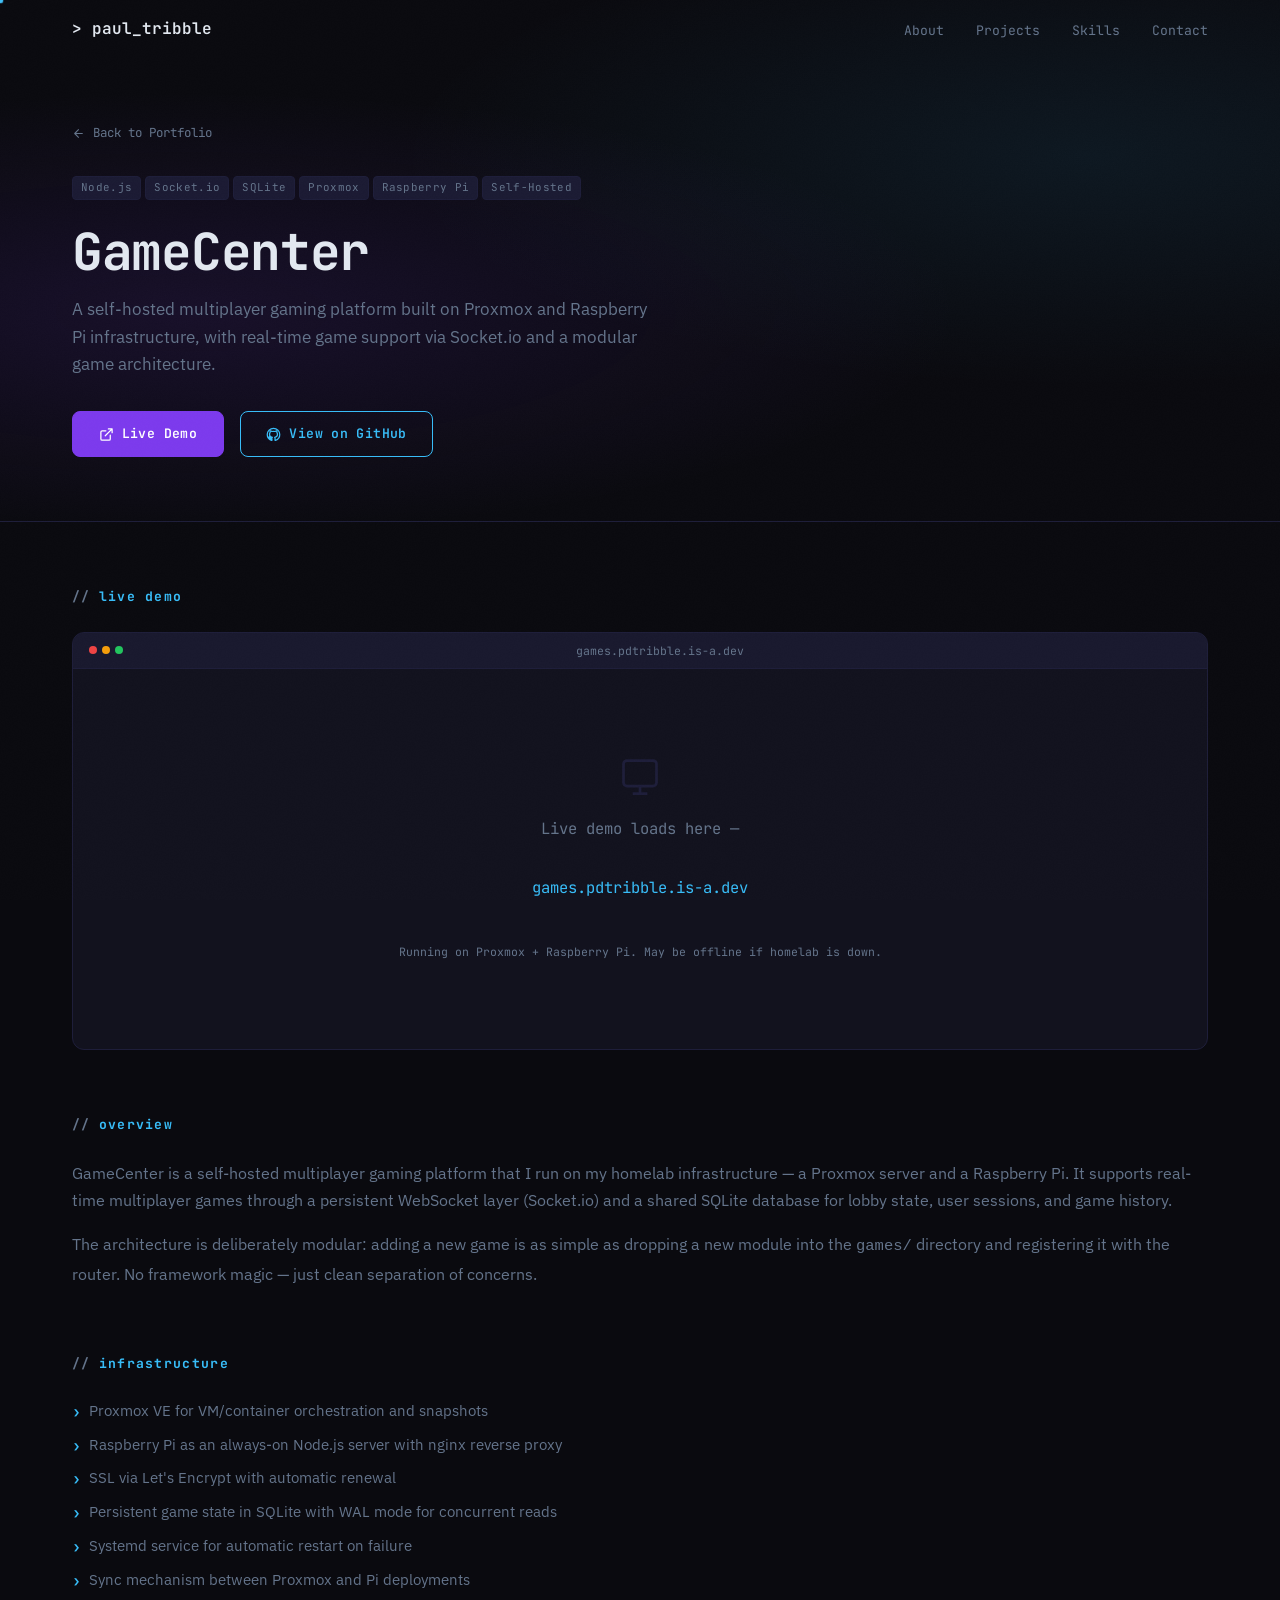
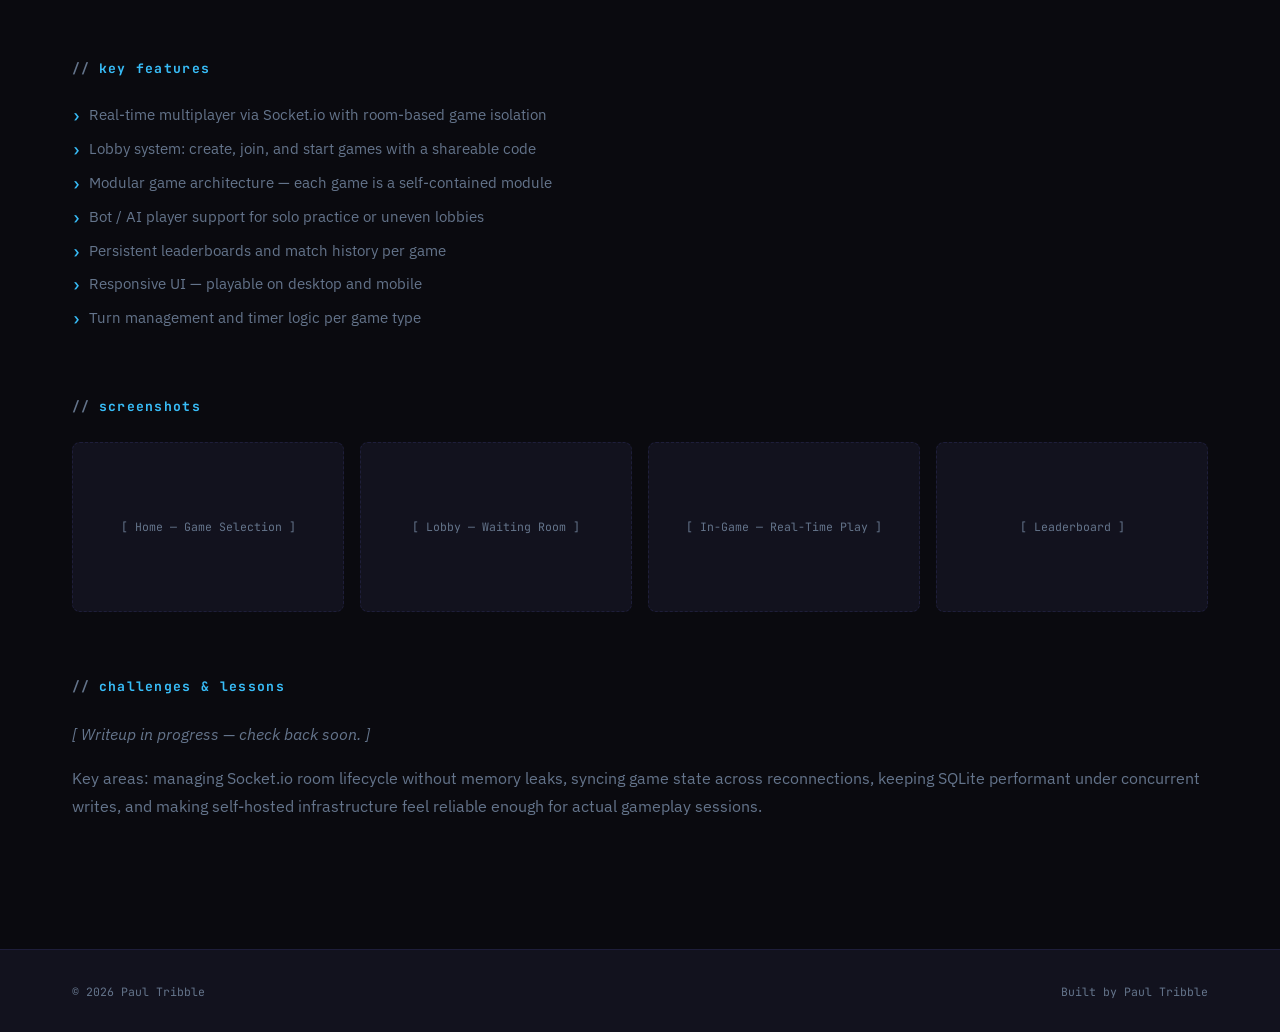
<file: games/index.html>
<!DOCTYPE html>
<html lang="en">
<head>
  <meta charset="UTF-8" />
  <meta name="viewport" content="width=device-width, initial-scale=1.0" />
  <meta name="description" content="GameCenter — Self-hosted multiplayer gaming platform by Paul Tribble." />
  <meta name="theme-color" content="#0a0a0f" />
  <title>GameCenter — Paul Tribble</title>
  <link rel="preconnect" href="https://fonts.googleapis.com" />
  <link rel="preconnect" href="https://fonts.gstatic.com" crossorigin />
  <link rel="stylesheet" href="../assets/css/main.css" />
  <style>body{background:#0a0a0f}</style>
</head>
<body>

  <div class="cursor"      aria-hidden="true"></div>
  <div class="cursor-ring" aria-hidden="true"></div>

  <!-- NAV -->
  <nav class="nav" role="navigation" aria-label="Main navigation">
    <div class="container nav-inner">
      <a href="../" class="nav-logo">&gt;&nbsp;paul_tribble</a>
      <ul class="nav-links" role="list">
        <li><a href="../#about">About</a></li>
        <li><a href="../#projects">Projects</a></li>
        <li><a href="../#skills">Skills</a></li>
        <li><a href="../#contact">Contact</a></li>
      </ul>
      <button class="nav-burger" aria-label="Toggle menu" aria-expanded="false">
        <span></span><span></span><span></span>
      </button>
    </div>
  </nav>
  <nav class="nav-drawer" aria-label="Mobile navigation">
    <a href="../#about">About</a>
    <a href="../#projects">Projects</a>
    <a href="../#skills">Skills</a>
    <a href="../#contact">Contact</a>
  </nav>

  <main>

    <!-- HERO -->
    <section class="subpage-hero">
      <div class="container subpage-hero-inner">
        <a href="../" class="back-link">
          <svg viewBox="0 0 24 24" aria-hidden="true"><path d="M19 12H5M12 5l-7 7 7 7"/></svg>
          Back to Portfolio
        </a>

        <div class="card-tags" style="margin-bottom:var(--sp-lg);">
          <span class="tag">Node.js</span>
          <span class="tag">Socket.io</span>
          <span class="tag">SQLite</span>
          <span class="tag">Proxmox</span>
          <span class="tag">Raspberry Pi</span>
          <span class="tag">Self-Hosted</span>
        </div>

        <h1 class="sub-title">GameCenter</h1>
        <p class="sub-subtitle">
          A self-hosted multiplayer gaming platform built on Proxmox and Raspberry Pi infrastructure,
          with real-time game support via Socket.io and a modular game architecture.
        </p>

        <div style="display:flex;gap:var(--sp-md);flex-wrap:wrap;">
          <a href="https://github.com/pdtribble" class="btn btn-primary" target="_blank" rel="noopener">
            <!-- external link -->
            <svg viewBox="0 0 24 24" aria-hidden="true" style="width:15px;height:15px;stroke:currentColor;fill:none;stroke-width:2;stroke-linecap:round;stroke-linejoin:round;"><path d="M18 13v6a2 2 0 0 1-2 2H5a2 2 0 0 1-2-2V8a2 2 0 0 1 2-2h6M15 3h6v6M10 14 21 3"/></svg>
            Live Demo
          </a>
          <a href="https://github.com/pdtribble" class="btn btn-outline" target="_blank" rel="noopener">
            <svg viewBox="0 0 24 24" fill="currentColor" stroke="none" aria-hidden="true" style="width:15px;height:15px;"><path d="M12 2C6.477 2 2 6.477 2 12c0 4.42 2.865 8.17 6.839 9.49.5.092.682-.217.682-.482 0-.237-.008-.866-.013-1.7-2.782.604-3.369-1.34-3.369-1.34-.454-1.156-1.11-1.464-1.11-1.464-.908-.62.069-.608.069-.608 1.003.07 1.531 1.03 1.531 1.03.892 1.529 2.341 1.087 2.91.832.092-.647.35-1.088.636-1.338-2.22-.253-4.555-1.11-4.555-4.943 0-1.091.39-1.984 1.029-2.683-.103-.253-.446-1.27.098-2.647 0 0 .84-.269 2.75 1.025A9.578 9.578 0 0112 6.836c.85.004 1.705.115 2.504.337 1.909-1.294 2.747-1.025 2.747-1.025.546 1.377.202 2.394.1 2.647.64.699 1.028 1.592 1.028 2.683 0 3.842-2.339 4.687-4.566 4.935.359.309.678.919.678 1.852 0 1.336-.012 2.415-.012 2.743 0 .267.18.578.688.48C19.138 20.167 22 16.418 22 12c0-5.523-4.477-10-10-10z"/></svg>
            View on GitHub
          </a>
        </div>
      </div>
    </section>

    <!-- CONTENT -->
    <div class="subpage-body">
      <div class="container">

        <!-- Live embed placeholder -->
        <div class="sub-section reveal">
          <h2 class="sub-section-title">live demo</h2>
          <div class="demo-box">
            <div class="demo-bar">
              <span class="demo-dot"></span>
              <span class="demo-dot"></span>
              <span class="demo-dot"></span>
              <span class="demo-url">games.pdtribble.is-a.dev</span>
            </div>
            <div class="demo-placeholder">
              <svg viewBox="0 0 24 24" aria-hidden="true"><rect x="3" y="3" width="18" height="14" rx="2"/><path d="M8 21h8M12 17v4"/></svg>
              <p>Live demo loads here —</p>
              <p><em>games.pdtribble.is-a.dev</em></p>
              <p style="font-size:0.72rem;color:var(--text-muted);margin-top:var(--sp-sm);">
                Running on Proxmox + Raspberry Pi. May be offline if homelab is down.
              </p>
            </div>
          </div>
        </div>

        <!-- Overview -->
        <div class="sub-section reveal">
          <h2 class="sub-section-title">overview</h2>
          <p>
            GameCenter is a self-hosted multiplayer gaming platform that I run on my homelab
            infrastructure — a Proxmox server and a Raspberry Pi. It supports real-time
            multiplayer games through a persistent WebSocket layer (Socket.io) and a shared
            SQLite database for lobby state, user sessions, and game history.
          </p>
          <p>
            The architecture is deliberately modular: adding a new game is as simple as dropping a
            new module into the <code>games/</code> directory and registering it with the router.
            No framework magic — just clean separation of concerns.
          </p>
        </div>

        <!-- Infrastructure -->
        <div class="sub-section reveal">
          <h2 class="sub-section-title">infrastructure</h2>
          <ul class="feat-list">
            <li>Proxmox VE for VM/container orchestration and snapshots</li>
            <li>Raspberry Pi as an always-on Node.js server with nginx reverse proxy</li>
            <li>SSL via Let's Encrypt with automatic renewal</li>
            <li>Persistent game state in SQLite with WAL mode for concurrent reads</li>
            <li>Systemd service for automatic restart on failure</li>
            <li>Sync mechanism between Proxmox and Pi deployments</li>
          </ul>
        </div>

        <!-- Key features -->
        <div class="sub-section reveal">
          <h2 class="sub-section-title">key features</h2>
          <ul class="feat-list">
            <li>Real-time multiplayer via Socket.io with room-based game isolation</li>
            <li>Lobby system: create, join, and start games with a shareable code</li>
            <li>Modular game architecture — each game is a self-contained module</li>
            <li>Bot / AI player support for solo practice or uneven lobbies</li>
            <li>Persistent leaderboards and match history per game</li>
            <li>Responsive UI — playable on desktop and mobile</li>
            <li>Turn management and timer logic per game type</li>
          </ul>
        </div>

        <!-- Screenshots -->
        <div class="sub-section reveal">
          <h2 class="sub-section-title">screenshots</h2>
          <div class="screens">
            <div class="screen-ph">[ Home — Game Selection ]</div>
            <div class="screen-ph">[ Lobby — Waiting Room ]</div>
            <div class="screen-ph">[ In-Game — Real-Time Play ]</div>
            <div class="screen-ph">[ Leaderboard ]</div>
          </div>
        </div>

        <!-- What I learned -->
        <div class="sub-section reveal">
          <h2 class="sub-section-title">challenges &amp; lessons</h2>
          <p>
            <em style="color:var(--text-muted);">[ Writeup in progress — check back soon. ]</em>
          </p>
          <p>
            Key areas: managing Socket.io room lifecycle without memory leaks, syncing game state
            across reconnections, keeping SQLite performant under concurrent writes, and making
            self-hosted infrastructure feel reliable enough for actual gameplay sessions.
          </p>
        </div>

      </div>
    </div>

  </main>

  <footer class="footer">
    <div class="container footer-inner">
      <span class="footer-copy">&copy; 2026 Paul Tribble</span>
      <span class="footer-credit">Built by Paul Tribble</span>
    </div>
  </footer>

  <script src="../assets/js/main.js"></script>
</body>
</html>
</file>
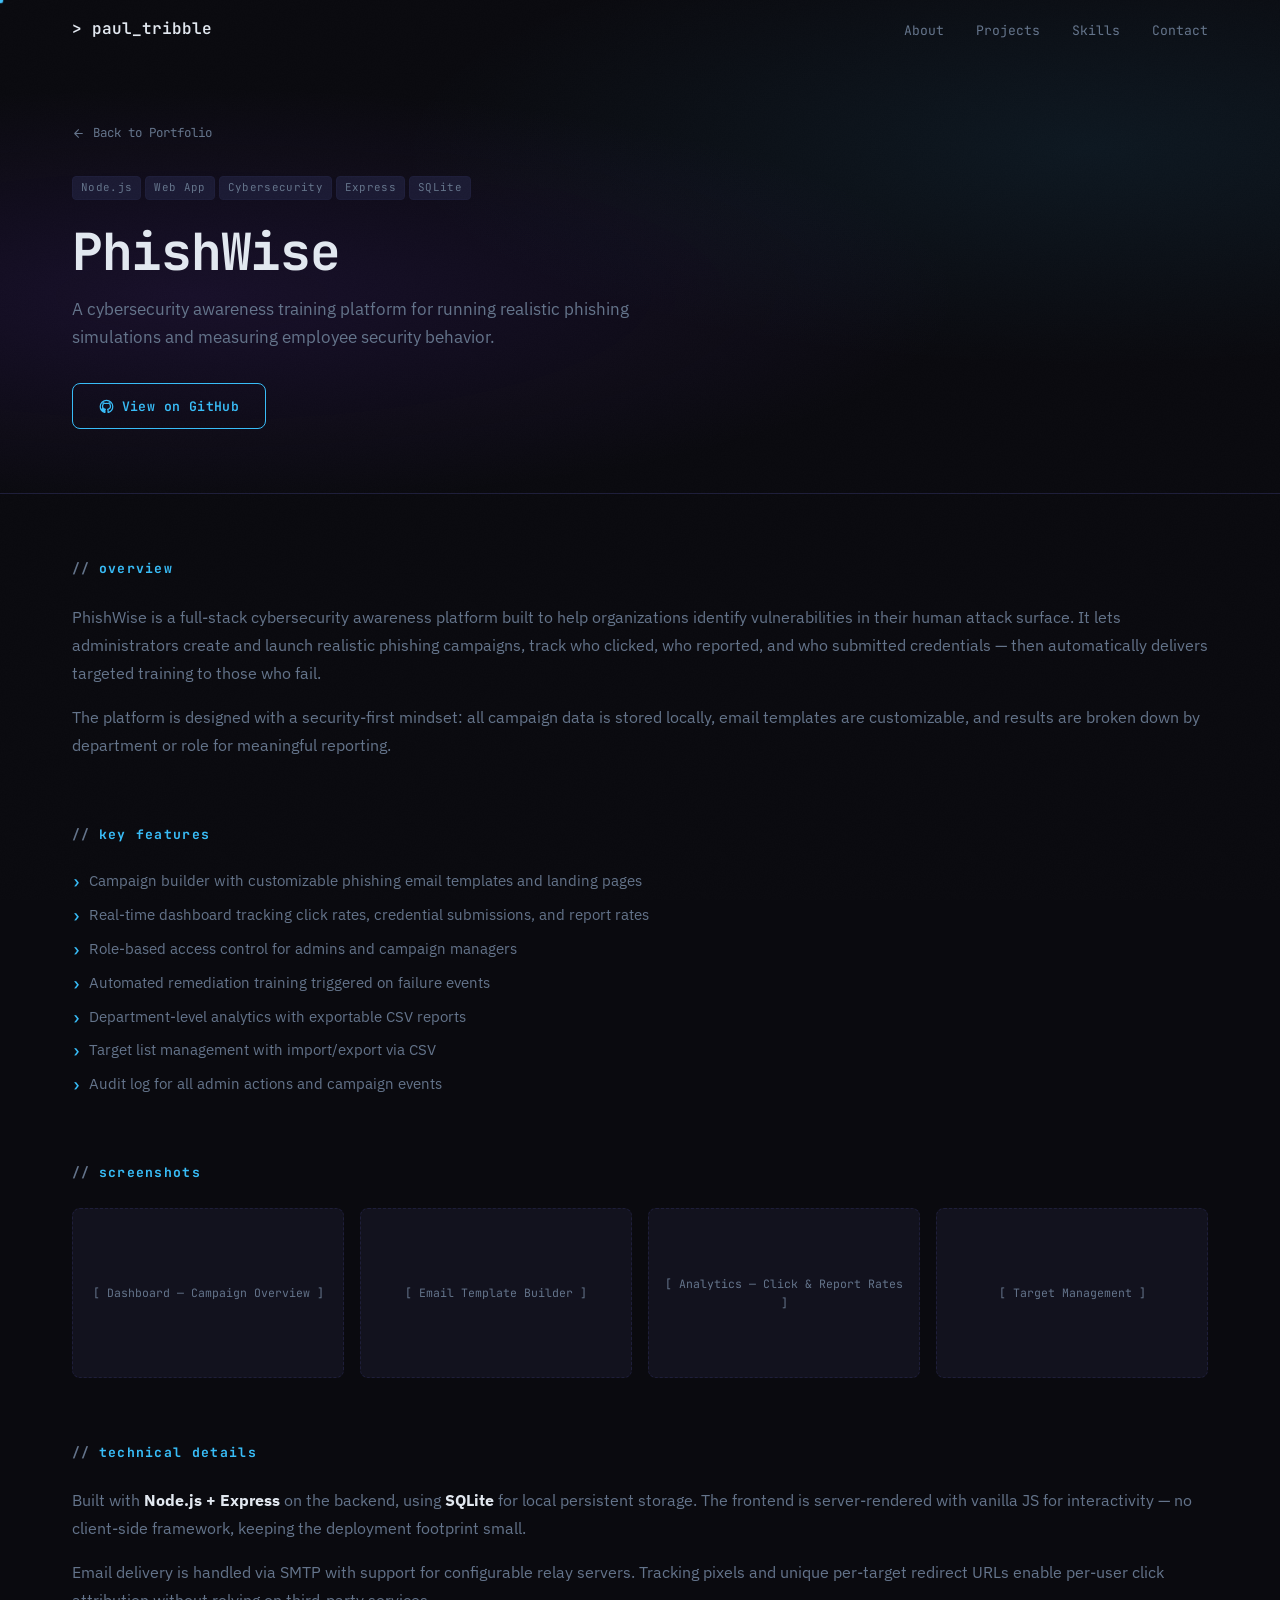
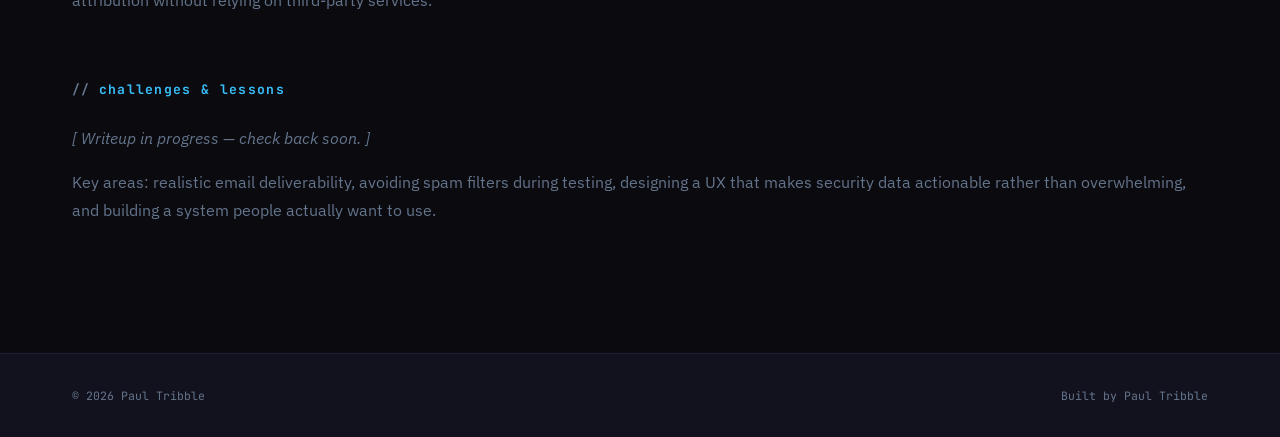
<file: phishwise/index.html>
<!DOCTYPE html>
<html lang="en">
<head>
  <meta charset="UTF-8" />
  <meta name="viewport" content="width=device-width, initial-scale=1.0" />
  <meta name="description" content="PhishWise — Cybersecurity awareness training platform by Paul Tribble." />
  <meta name="theme-color" content="#0a0a0f" />
  <title>PhishWise — Paul Tribble</title>
  <link rel="preconnect" href="https://fonts.googleapis.com" />
  <link rel="preconnect" href="https://fonts.gstatic.com" crossorigin />
  <link rel="stylesheet" href="../assets/css/main.css" />
  <style>body{background:#0a0a0f}</style>
</head>
<body>

  <div class="cursor"      aria-hidden="true"></div>
  <div class="cursor-ring" aria-hidden="true"></div>

  <!-- NAV -->
  <nav class="nav" role="navigation" aria-label="Main navigation">
    <div class="container nav-inner">
      <a href="../" class="nav-logo">&gt;&nbsp;paul_tribble</a>
      <ul class="nav-links" role="list">
        <li><a href="../#about">About</a></li>
        <li><a href="../#projects">Projects</a></li>
        <li><a href="../#skills">Skills</a></li>
        <li><a href="../#contact">Contact</a></li>
      </ul>
      <button class="nav-burger" aria-label="Toggle menu" aria-expanded="false">
        <span></span><span></span><span></span>
      </button>
    </div>
  </nav>
  <nav class="nav-drawer" aria-label="Mobile navigation">
    <a href="../#about">About</a>
    <a href="../#projects">Projects</a>
    <a href="../#skills">Skills</a>
    <a href="../#contact">Contact</a>
  </nav>

  <main>

    <!-- HERO -->
    <section class="subpage-hero">
      <div class="container subpage-hero-inner">
        <a href="../" class="back-link">
          <svg viewBox="0 0 24 24" aria-hidden="true"><path d="M19 12H5M12 5l-7 7 7 7"/></svg>
          Back to Portfolio
        </a>

        <div class="card-tags" style="margin-bottom:var(--sp-lg);">
          <span class="tag">Node.js</span>
          <span class="tag">Web App</span>
          <span class="tag">Cybersecurity</span>
          <span class="tag">Express</span>
          <span class="tag">SQLite</span>
        </div>

        <h1 class="sub-title">PhishWise</h1>
        <p class="sub-subtitle">
          A cybersecurity awareness training platform for running realistic phishing
          simulations and measuring employee security behavior.
        </p>

        <div style="display:flex;gap:var(--sp-md);flex-wrap:wrap;">
          <a href="https://github.com/pdtribble" class="btn btn-outline" target="_blank" rel="noopener">
            <svg viewBox="0 0 24 24" fill="currentColor" stroke="none" aria-hidden="true" style="width:15px;height:15px;"><path d="M12 2C6.477 2 2 6.477 2 12c0 4.42 2.865 8.17 6.839 9.49.5.092.682-.217.682-.482 0-.237-.008-.866-.013-1.7-2.782.604-3.369-1.34-3.369-1.34-.454-1.156-1.11-1.464-1.11-1.464-.908-.62.069-.608.069-.608 1.003.07 1.531 1.03 1.531 1.03.892 1.529 2.341 1.087 2.91.832.092-.647.35-1.088.636-1.338-2.22-.253-4.555-1.11-4.555-4.943 0-1.091.39-1.984 1.029-2.683-.103-.253-.446-1.27.098-2.647 0 0 .84-.269 2.75 1.025A9.578 9.578 0 0112 6.836c.85.004 1.705.115 2.504.337 1.909-1.294 2.747-1.025 2.747-1.025.546 1.377.202 2.394.1 2.647.64.699 1.028 1.592 1.028 2.683 0 3.842-2.339 4.687-4.566 4.935.359.309.678.919.678 1.852 0 1.336-.012 2.415-.012 2.743 0 .267.18.578.688.48C19.138 20.167 22 16.418 22 12c0-5.523-4.477-10-10-10z"/></svg>
            View on GitHub
          </a>
        </div>
      </div>
    </section>

    <!-- CONTENT -->
    <div class="subpage-body">
      <div class="container">

        <!-- Overview -->
        <div class="sub-section reveal">
          <h2 class="sub-section-title">overview</h2>
          <p>
            PhishWise is a full-stack cybersecurity awareness platform built to help organizations
            identify vulnerabilities in their human attack surface. It lets administrators create
            and launch realistic phishing campaigns, track who clicked, who reported, and who
            submitted credentials — then automatically delivers targeted training to those who fail.
          </p>
          <p>
            The platform is designed with a security-first mindset: all campaign data is stored locally,
            email templates are customizable, and results are broken down by department or role for
            meaningful reporting.
          </p>
        </div>

        <!-- Key features -->
        <div class="sub-section reveal">
          <h2 class="sub-section-title">key features</h2>
          <ul class="feat-list">
            <li>Campaign builder with customizable phishing email templates and landing pages</li>
            <li>Real-time dashboard tracking click rates, credential submissions, and report rates</li>
            <li>Role-based access control for admins and campaign managers</li>
            <li>Automated remediation training triggered on failure events</li>
            <li>Department-level analytics with exportable CSV reports</li>
            <li>Target list management with import/export via CSV</li>
            <li>Audit log for all admin actions and campaign events</li>
          </ul>
        </div>

        <!-- Screenshots -->
        <div class="sub-section reveal">
          <h2 class="sub-section-title">screenshots</h2>
          <div class="screens">
            <div class="screen-ph">[ Dashboard — Campaign Overview ]</div>
            <div class="screen-ph">[ Email Template Builder ]</div>
            <div class="screen-ph">[ Analytics — Click &amp; Report Rates ]</div>
            <div class="screen-ph">[ Target Management ]</div>
          </div>
        </div>

        <!-- Technical deep-dive -->
        <div class="sub-section reveal">
          <h2 class="sub-section-title">technical details</h2>
          <p>
            Built with <strong style="color:var(--text-primary)">Node.js + Express</strong> on the
            backend, using <strong style="color:var(--text-primary)">SQLite</strong> for local
            persistent storage. The frontend is server-rendered with vanilla JS for interactivity —
            no client-side framework, keeping the deployment footprint small.
          </p>
          <p>
            Email delivery is handled via SMTP with support for configurable relay servers.
            Tracking pixels and unique per-target redirect URLs enable per-user click attribution
            without relying on third-party services.
          </p>
        </div>

        <!-- What I learned -->
        <div class="sub-section reveal">
          <h2 class="sub-section-title">challenges &amp; lessons</h2>
          <p>
            <em style="color:var(--text-muted);">[ Writeup in progress — check back soon. ]</em>
          </p>
          <p>
            Key areas: realistic email deliverability, avoiding spam filters during testing,
            designing a UX that makes security data actionable rather than overwhelming, and
            building a system people actually want to use.
          </p>
        </div>

      </div>
    </div>

  </main>

  <footer class="footer">
    <div class="container footer-inner">
      <span class="footer-copy">&copy; 2026 Paul Tribble</span>
      <span class="footer-credit">Built by Paul Tribble</span>
    </div>
  </footer>

  <script src="../assets/js/main.js"></script>
</body>
</html>
</file>
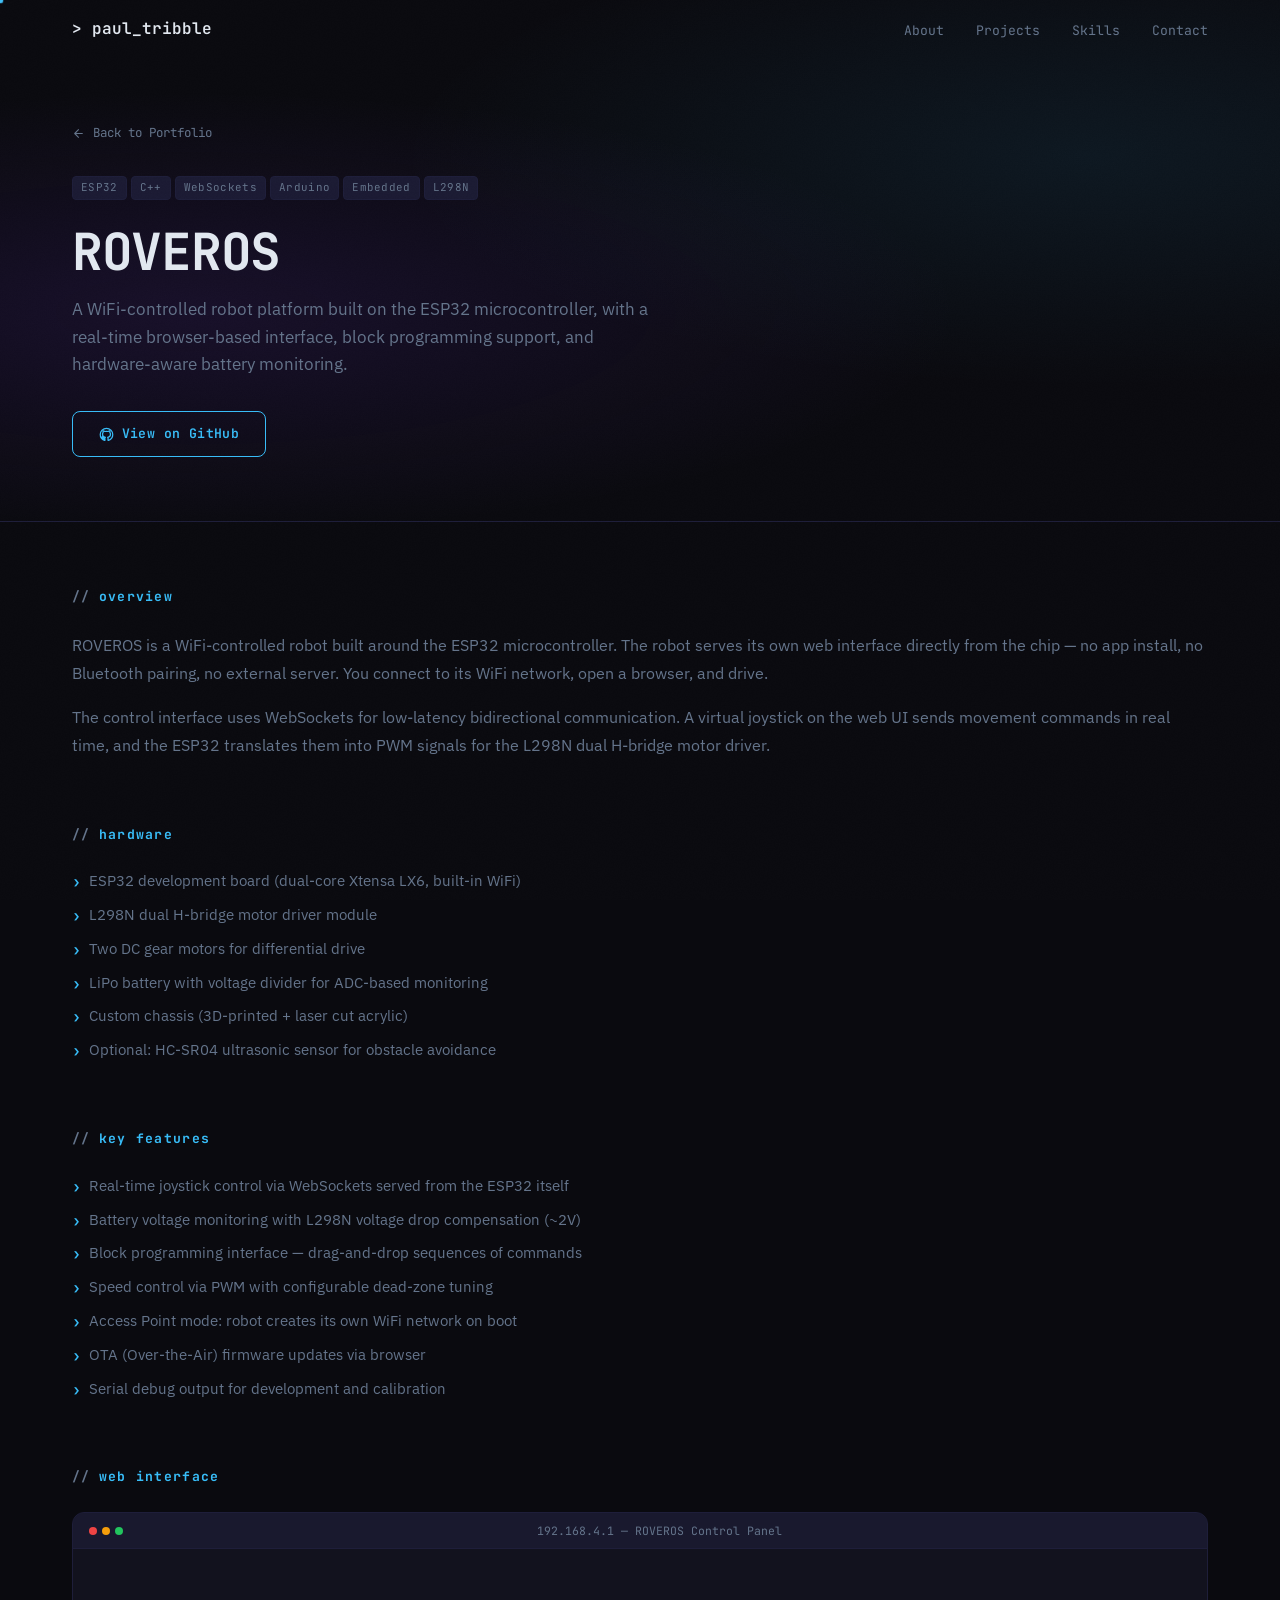
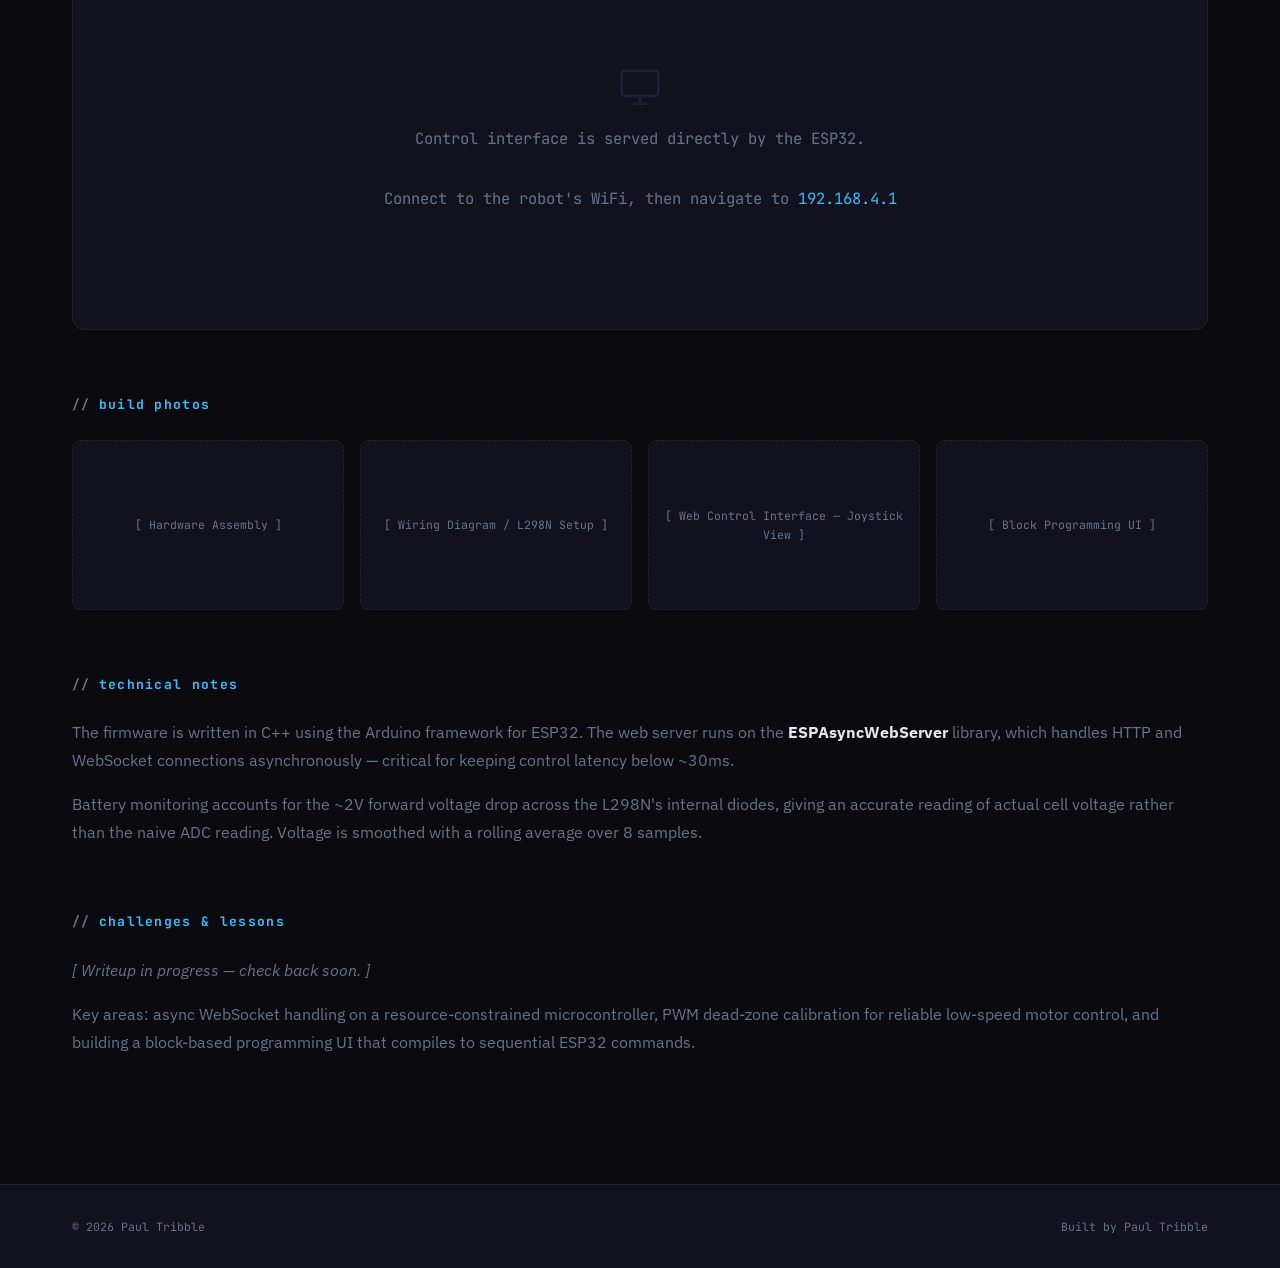
<file: roveros/index.html>
<!DOCTYPE html>
<html lang="en">
<head>
  <meta charset="UTF-8" />
  <meta name="viewport" content="width=device-width, initial-scale=1.0" />
  <meta name="description" content="ROVEROS — WiFi-controlled ESP32 robot platform by Paul Tribble." />
  <meta name="theme-color" content="#0a0a0f" />
  <title>ROVEROS — Paul Tribble</title>
  <link rel="preconnect" href="https://fonts.googleapis.com" />
  <link rel="preconnect" href="https://fonts.gstatic.com" crossorigin />
  <link rel="stylesheet" href="../assets/css/main.css" />
  <style>body{background:#0a0a0f}</style>
</head>
<body>

  <div class="cursor"      aria-hidden="true"></div>
  <div class="cursor-ring" aria-hidden="true"></div>

  <!-- NAV -->
  <nav class="nav" role="navigation" aria-label="Main navigation">
    <div class="container nav-inner">
      <a href="../" class="nav-logo">&gt;&nbsp;paul_tribble</a>
      <ul class="nav-links" role="list">
        <li><a href="../#about">About</a></li>
        <li><a href="../#projects">Projects</a></li>
        <li><a href="../#skills">Skills</a></li>
        <li><a href="../#contact">Contact</a></li>
      </ul>
      <button class="nav-burger" aria-label="Toggle menu" aria-expanded="false">
        <span></span><span></span><span></span>
      </button>
    </div>
  </nav>
  <nav class="nav-drawer" aria-label="Mobile navigation">
    <a href="../#about">About</a>
    <a href="../#projects">Projects</a>
    <a href="../#skills">Skills</a>
    <a href="../#contact">Contact</a>
  </nav>

  <main>

    <!-- HERO -->
    <section class="subpage-hero">
      <div class="container subpage-hero-inner">
        <a href="../" class="back-link">
          <svg viewBox="0 0 24 24" aria-hidden="true"><path d="M19 12H5M12 5l-7 7 7 7"/></svg>
          Back to Portfolio
        </a>

        <div class="card-tags" style="margin-bottom:var(--sp-lg);">
          <span class="tag">ESP32</span>
          <span class="tag">C++</span>
          <span class="tag">WebSockets</span>
          <span class="tag">Arduino</span>
          <span class="tag">Embedded</span>
          <span class="tag">L298N</span>
        </div>

        <h1 class="sub-title">ROVEROS</h1>
        <p class="sub-subtitle">
          A WiFi-controlled robot platform built on the ESP32 microcontroller, with a
          real-time browser-based interface, block programming support, and hardware-aware
          battery monitoring.
        </p>

        <div style="display:flex;gap:var(--sp-md);flex-wrap:wrap;">
          <a href="https://github.com/pdtribble" class="btn btn-outline" target="_blank" rel="noopener">
            <svg viewBox="0 0 24 24" fill="currentColor" stroke="none" aria-hidden="true" style="width:15px;height:15px;"><path d="M12 2C6.477 2 2 6.477 2 12c0 4.42 2.865 8.17 6.839 9.49.5.092.682-.217.682-.482 0-.237-.008-.866-.013-1.7-2.782.604-3.369-1.34-3.369-1.34-.454-1.156-1.11-1.464-1.11-1.464-.908-.62.069-.608.069-.608 1.003.07 1.531 1.03 1.531 1.03.892 1.529 2.341 1.087 2.91.832.092-.647.35-1.088.636-1.338-2.22-.253-4.555-1.11-4.555-4.943 0-1.091.39-1.984 1.029-2.683-.103-.253-.446-1.27.098-2.647 0 0 .84-.269 2.75 1.025A9.578 9.578 0 0112 6.836c.85.004 1.705.115 2.504.337 1.909-1.294 2.747-1.025 2.747-1.025.546 1.377.202 2.394.1 2.647.64.699 1.028 1.592 1.028 2.683 0 3.842-2.339 4.687-4.566 4.935.359.309.678.919.678 1.852 0 1.336-.012 2.415-.012 2.743 0 .267.18.578.688.48C19.138 20.167 22 16.418 22 12c0-5.523-4.477-10-10-10z"/></svg>
            View on GitHub
          </a>
        </div>
      </div>
    </section>

    <!-- CONTENT -->
    <div class="subpage-body">
      <div class="container">

        <!-- Overview -->
        <div class="sub-section reveal">
          <h2 class="sub-section-title">overview</h2>
          <p>
            ROVEROS is a WiFi-controlled robot built around the ESP32 microcontroller.
            The robot serves its own web interface directly from the chip — no app install,
            no Bluetooth pairing, no external server. You connect to its WiFi network,
            open a browser, and drive.
          </p>
          <p>
            The control interface uses WebSockets for low-latency bidirectional communication.
            A virtual joystick on the web UI sends movement commands in real time, and the
            ESP32 translates them into PWM signals for the L298N dual H-bridge motor driver.
          </p>
        </div>

        <!-- Hardware -->
        <div class="sub-section reveal">
          <h2 class="sub-section-title">hardware</h2>
          <ul class="feat-list">
            <li>ESP32 development board (dual-core Xtensa LX6, built-in WiFi)</li>
            <li>L298N dual H-bridge motor driver module</li>
            <li>Two DC gear motors for differential drive</li>
            <li>LiPo battery with voltage divider for ADC-based monitoring</li>
            <li>Custom chassis (3D-printed + laser cut acrylic)</li>
            <li>Optional: HC-SR04 ultrasonic sensor for obstacle avoidance</li>
          </ul>
        </div>

        <!-- Key features -->
        <div class="sub-section reveal">
          <h2 class="sub-section-title">key features</h2>
          <ul class="feat-list">
            <li>Real-time joystick control via WebSockets served from the ESP32 itself</li>
            <li>Battery voltage monitoring with L298N voltage drop compensation (~2V)</li>
            <li>Block programming interface — drag-and-drop sequences of commands</li>
            <li>Speed control via PWM with configurable dead-zone tuning</li>
            <li>Access Point mode: robot creates its own WiFi network on boot</li>
            <li>OTA (Over-the-Air) firmware updates via browser</li>
            <li>Serial debug output for development and calibration</li>
          </ul>
        </div>

        <!-- Control interface placeholder -->
        <div class="sub-section reveal">
          <h2 class="sub-section-title">web interface</h2>
          <div class="demo-box">
            <div class="demo-bar">
              <span class="demo-dot"></span>
              <span class="demo-dot"></span>
              <span class="demo-dot"></span>
              <span class="demo-url">192.168.4.1 — ROVEROS Control Panel</span>
            </div>
            <div class="demo-placeholder">
              <svg viewBox="0 0 24 24" aria-hidden="true"><rect x="2" y="3" width="20" height="14" rx="2"/><path d="M8 21h8M12 17v4"/></svg>
              <p>Control interface is served directly by the ESP32.</p>
              <p>Connect to the robot's WiFi, then navigate to <em>192.168.4.1</em></p>
            </div>
          </div>
        </div>

        <!-- Screenshots -->
        <div class="sub-section reveal">
          <h2 class="sub-section-title">build photos</h2>
          <div class="screens">
            <div class="screen-ph">[ Hardware Assembly ]</div>
            <div class="screen-ph">[ Wiring Diagram / L298N Setup ]</div>
            <div class="screen-ph">[ Web Control Interface — Joystick View ]</div>
            <div class="screen-ph">[ Block Programming UI ]</div>
          </div>
        </div>

        <!-- Technical deep-dive -->
        <div class="sub-section reveal">
          <h2 class="sub-section-title">technical notes</h2>
          <p>
            The firmware is written in C++ using the Arduino framework for ESP32. The web server
            runs on the <strong style="color:var(--text-primary)">ESPAsyncWebServer</strong>
            library, which handles HTTP and WebSocket connections asynchronously — critical for
            keeping control latency below ~30ms.
          </p>
          <p>
            Battery monitoring accounts for the ~2V forward voltage drop across the L298N's
            internal diodes, giving an accurate reading of actual cell voltage rather than
            the naive ADC reading. Voltage is smoothed with a rolling average over 8 samples.
          </p>
        </div>

        <!-- What I learned -->
        <div class="sub-section reveal">
          <h2 class="sub-section-title">challenges &amp; lessons</h2>
          <p>
            <em style="color:var(--text-muted);">[ Writeup in progress — check back soon. ]</em>
          </p>
          <p>
            Key areas: async WebSocket handling on a resource-constrained microcontroller,
            PWM dead-zone calibration for reliable low-speed motor control, and building a
            block-based programming UI that compiles to sequential ESP32 commands.
          </p>
        </div>

      </div>
    </div>

  </main>

  <footer class="footer">
    <div class="container footer-inner">
      <span class="footer-copy">&copy; 2026 Paul Tribble</span>
      <span class="footer-credit">Built by Paul Tribble</span>
    </div>
  </footer>

  <script src="../assets/js/main.js"></script>
</body>
</html>
</file>
<file: assets/css/main.css>
/* ================================================
   PAUL TRIBBLE PORTFOLIO — main.css
   Dark Ops Terminal Aesthetic
   Design: Cyberpunk UI × Refined Security Engineer
   ================================================ */

/* ── 0. GOOGLE FONTS ── */
@import url('https://fonts.googleapis.com/css2?family=JetBrains+Mono:ital,wght@0,300;0,400;0,500;0,600;0,700;1,400&family=IBM+Plex+Sans:wght@300;400;500;600&display=swap');

/* ── 1. CSS CUSTOM PROPERTIES ── */
:root {
  /* Core palette */
  --bg-primary:    #0a0a0f;
  --bg-surface:    #12121e;
  --bg-border:     #1e1e3a;
  --accent-purple: #7c3aed;
  --accent-cyan:   #38bdf8;
  --accent-glow:   #a855f7;
  --text-primary:  #e2e8f0;
  --text-muted:    #64748b;
  --text-accent:   #38bdf8;

  /* Extended palette */
  --green:  #22c55e;
  --orange: #f97316;
  --red:    #ef4444;
  --yellow: #f59e0b;

  /* Typography */
  --font-mono: 'JetBrains Mono', 'Fira Code', 'Courier New', monospace;
  --font-sans: 'IBM Plex Sans', 'Space Grotesk', system-ui, sans-serif;

  /* Spacing scale */
  --sp-xs:  0.25rem;
  --sp-sm:  0.5rem;
  --sp-md:  1rem;
  --sp-lg:  1.5rem;
  --sp-xl:  2rem;
  --sp-2xl: 3rem;
  --sp-3xl: 4rem;

  /* Glows */
  --glow-purple: 0 0 20px rgba(124,58,237,0.45), 0 0 40px rgba(124,58,237,0.2);
  --glow-cyan:   0 0 20px rgba(56,189,248,0.45), 0 0 40px rgba(56,189,248,0.2);
  --glow-green:  0 0 20px rgba(34,197,94,0.4),   0 0 40px rgba(34,197,94,0.15);

  /* Transitions */
  --t-fast:   150ms ease;
  --t-med:    220ms ease;
  --t-slow:   350ms ease;

  /* Radii */
  --r-sm: 4px;
  --r-md: 8px;
  --r-lg: 12px;
  --r-xl: 16px;

  /* Z-index scale */
  --z-base:   10;
  --z-raised: 20;
  --z-nav:    50;
  --z-cursor: 9999;
}

/* ── 2. RESET & BASE ── */
*, *::before, *::after { box-sizing: border-box; margin: 0; padding: 0; }

html {
  scroll-behavior: smooth;
  font-size: 16px;
  color-scheme: dark;
}

body {
  background-color: var(--bg-primary);
  color: var(--text-primary);
  font-family: var(--font-sans);
  line-height: 1.65;
  overflow-x: hidden;
  -webkit-font-smoothing: antialiased;
  cursor: none; /* custom cursor — restored on touch via media query */
}

@media (hover: none) { body { cursor: auto; } }

img  { max-width: 100%; height: auto; display: block; }
a    { color: var(--text-accent); text-decoration: none; transition: color var(--t-fast); }
a:hover { color: var(--accent-glow); }
button { font-family: inherit; }

/* ── 3. NOISE TEXTURE OVERLAY ── */
body::after {
  content: '';
  position: fixed;
  inset: 0;
  background-image: url("data:image/svg+xml;charset=utf-8,%3Csvg xmlns='http://www.w3.org/2000/svg' width='250' height='250'%3E%3Cfilter id='n'%3E%3CfeTurbulence type='fractalNoise' baseFrequency='0.75' numOctaves='4' stitchTiles='stitch'/%3E%3CfeColorMatrix type='saturate' values='0'/%3E%3C/filter%3E%3Crect width='250' height='250' filter='url(%23n)' opacity='0.45'/%3E%3C/svg%3E");
  opacity: 0.038;
  pointer-events: none;
  z-index: 9998;
}

/* ── 4. CUSTOM CURSOR ── */
.cursor {
  position: fixed;
  width: 7px; height: 7px;
  background: var(--accent-cyan);
  border-radius: 50%;
  pointer-events: none;
  transform: translate(-50%, -50%);
  z-index: var(--z-cursor);
  transition: transform 60ms ease, background-color var(--t-fast);
  mix-blend-mode: screen;
  will-change: left, top;
}
.cursor-ring {
  position: fixed;
  width: 30px; height: 30px;
  border: 1.5px solid rgba(56,189,248,0.5);
  border-radius: 50%;
  pointer-events: none;
  transform: translate(-50%, -50%);
  z-index: var(--z-cursor);
  transition: width var(--t-med), height var(--t-med), border-color var(--t-med);
  will-change: left, top;
}
.cursor.is-hovering   { transform: translate(-50%,-50%) scale(1.6); background: var(--accent-glow); }
.cursor.is-clicking   { transform: translate(-50%,-50%) scale(0.6); }
.cursor-ring.is-hovering { width: 46px; height: 46px; border-color: rgba(168,85,247,0.5); }
@media (hover: none) { .cursor, .cursor-ring { display: none; } }

/* ── 5. SCROLL REVEAL ── */
.reveal {
  opacity: 0;
  transform: translateY(28px);
  transition: opacity 600ms ease, transform 600ms ease;
}
.reveal.visible { opacity: 1; transform: translateY(0); }
.reveal-d1 { transition-delay: 80ms;  }
.reveal-d2 { transition-delay: 160ms; }
.reveal-d3 { transition-delay: 240ms; }
.reveal-d4 { transition-delay: 320ms; }
.reveal-d5 { transition-delay: 400ms; }
.reveal-d6 { transition-delay: 480ms; }
@media (prefers-reduced-motion: reduce) {
  .reveal { opacity: 1; transform: none; transition: none; }
}

/* ── 6. LAYOUT UTILITIES ── */
.container {
  width: 100%;
  max-width: 1200px;
  margin: 0 auto;
  padding: 0 var(--sp-xl);
}
.section-pad { padding: var(--sp-3xl) 0; }

.section-header { margin-bottom: var(--sp-2xl); }

.section-eyebrow {
  font-family: var(--font-mono);
  font-size: 0.8rem;
  color: var(--accent-cyan);
  letter-spacing: 0.12em;
  text-transform: lowercase;
  display: flex;
  align-items: center;
  gap: var(--sp-sm);
  margin-bottom: var(--sp-sm);
}
.section-eyebrow::after {
  content: '';
  flex: 1;
  height: 1px;
  max-width: 120px;
  background: linear-gradient(to right, var(--bg-border), transparent);
}

.section-title {
  font-family: var(--font-mono);
  font-size: clamp(1.6rem, 3vw, 2.25rem);
  font-weight: 700;
  letter-spacing: -0.02em;
  line-height: 1.15;
}

/* ── 7. NAVIGATION ── */
.nav {
  position: fixed;
  top: 0; left: 0; right: 0;
  z-index: var(--z-nav);
  padding: var(--sp-md) 0;
  border-bottom: 1px solid transparent;
  transition: background var(--t-slow), border-color var(--t-slow), backdrop-filter var(--t-slow);
}
.nav.scrolled {
  background: rgba(10,10,15,0.88);
  backdrop-filter: blur(18px);
  -webkit-backdrop-filter: blur(18px);
  border-bottom-color: var(--bg-border);
}
.nav-inner {
  display: flex;
  align-items: center;
  justify-content: space-between;
}
.nav-logo {
  font-family: var(--font-mono);
  font-size: 1rem;
  font-weight: 600;
  color: var(--text-primary);
  text-decoration: none;
  transition: color var(--t-fast), text-shadow var(--t-med);
  cursor: pointer;
  white-space: nowrap;
}
.nav-logo:hover {
  color: var(--accent-cyan);
  text-shadow: 0 0 14px rgba(56,189,248,0.5);
}
.nav-links {
  display: flex;
  align-items: center;
  gap: var(--sp-xl);
  list-style: none;
}
.nav-links a {
  font-family: var(--font-mono);
  font-size: 0.82rem;
  color: var(--text-muted);
  text-decoration: none;
  position: relative;
  padding-bottom: 2px;
  transition: color var(--t-fast);
  cursor: pointer;
}
.nav-links a::after {
  content: '';
  position: absolute;
  bottom: -2px; left: 0;
  width: 0; height: 1px;
  background: var(--accent-cyan);
  transition: width var(--t-med);
}
.nav-links a:hover          { color: var(--accent-cyan); }
.nav-links a:hover::after   { width: 100%; }

/* Hamburger */
.nav-burger {
  display: none;
  flex-direction: column;
  gap: 5px;
  cursor: pointer;
  background: none;
  border: none;
  padding: var(--sp-sm);
}
.nav-burger span {
  display: block;
  width: 22px; height: 2px;
  background: var(--text-primary);
  border-radius: 1px;
  transition: all var(--t-med);
  transform-origin: center;
}
.nav-burger.open span:nth-child(1) { transform: translateY(7px) rotate(45deg); }
.nav-burger.open span:nth-child(2) { opacity: 0; transform: scaleX(0); }
.nav-burger.open span:nth-child(3) { transform: translateY(-7px) rotate(-45deg); }

/* Mobile nav drawer */
.nav-drawer {
  display: none;
  position: fixed;
  top: 57px; left: 0; right: 0;
  background: rgba(10,10,15,0.97);
  backdrop-filter: blur(20px);
  border-bottom: 1px solid var(--bg-border);
  padding: var(--sp-xl);
  flex-direction: column;
  gap: 0;
  z-index: calc(var(--z-nav) - 1);
  transform: translateY(-8px);
  opacity: 0;
  transition: transform var(--t-slow), opacity var(--t-slow);
}
.nav-drawer.open { display: flex; transform: translateY(0); opacity: 1; }
.nav-drawer a {
  font-family: var(--font-mono);
  font-size: 0.95rem;
  color: var(--text-muted);
  text-decoration: none;
  padding: var(--sp-md) 0;
  border-bottom: 1px solid var(--bg-border);
  transition: color var(--t-fast);
  cursor: pointer;
}
.nav-drawer a:last-child { border-bottom: none; }
.nav-drawer a:hover { color: var(--accent-cyan); }

/* ── 8. HERO ── */
.hero {
  position: relative;
  min-height: 100vh;
  display: flex;
  flex-direction: column;
  align-items: center;
  justify-content: center;
  text-align: center;
  padding: var(--sp-3xl) var(--sp-xl);
  overflow: hidden;
}

/* Animated gradient mesh */
.hero-bg {
  position: absolute;
  inset: 0;
  z-index: 0;
  overflow: hidden;
}
.hero-bg::before {
  content: '';
  position: absolute;
  width: 160%; height: 160%;
  top: -30%; left: -30%;
  background:
    radial-gradient(ellipse at 20% 45%, rgba(124,58,237,0.18) 0%, transparent 50%),
    radial-gradient(ellipse at 78% 18%, rgba(56,189,248,0.12) 0%, transparent 45%),
    radial-gradient(ellipse at 60% 78%, rgba(168,85,247,0.09) 0%, transparent 42%),
    radial-gradient(ellipse at 8%  82%, rgba(56,189,248,0.07) 0%, transparent 35%);
  animation: mesh-drift 24s ease-in-out infinite alternate;
}
@keyframes mesh-drift {
  0%   { transform: translate(0,0)    scale(1);    }
  33%  { transform: translate(2%,-2%) scale(1.02); }
  66%  { transform: translate(-2%,1%) scale(0.98); }
  100% { transform: translate(1%,-1%) scale(1.01); }
}
@media (prefers-reduced-motion: reduce) { .hero-bg::before { animation: none; } }

/* Dot-grid overlay */
.hero-bg::after {
  content: '';
  position: absolute;
  inset: 0;
  background-image: radial-gradient(circle, rgba(30,30,58,0.9) 1px, transparent 1px);
  background-size: 28px 28px;
  opacity: 0.5;
}

.hero-content {
  position: relative;
  z-index: var(--z-base);
  max-width: 860px;
}

.hero-eyebrow {
  display: inline-block;
  font-family: var(--font-mono);
  font-size: 0.82rem;
  color: var(--text-muted);
  letter-spacing: 0.1em;
  margin-bottom: var(--sp-lg);
  opacity: 0;
  animation: fade-up 600ms 300ms forwards;
}

.hero-name {
  font-family: var(--font-mono);
  font-size: clamp(2.8rem, 9vw, 6rem);
  font-weight: 700;
  line-height: 1;
  letter-spacing: -0.03em;
  color: var(--text-primary);
  margin-bottom: var(--sp-lg);
  min-height: 1.2em;
}

/* Typewriter cursor inside .hero-name */
.tb-cursor {
  display: inline-block;
  width: 3px;
  height: 0.82em;
  background: var(--accent-cyan);
  margin-left: 3px;
  vertical-align: middle;
  animation: cursor-blink 1s step-end infinite;
}
@keyframes cursor-blink { 0%,100% { opacity: 1; } 50% { opacity: 0; } }

.hero-sub {
  font-family: var(--font-sans);
  font-size: clamp(1rem, 2.2vw, 1.3rem);
  color: var(--text-muted);
  max-width: 560px;
  margin: 0 auto var(--sp-2xl);
  min-height: 2.5em;
  line-height: 1.6;
}

.hero-ctas {
  display: flex;
  gap: var(--sp-md);
  justify-content: center;
  flex-wrap: wrap;
  opacity: 0;
  transform: translateY(16px);
  transition: opacity 500ms ease, transform 500ms ease;
}
.hero-ctas.visible { opacity: 1; transform: translateY(0); }

/* Scroll indicator */
.scroll-hint {
  position: absolute;
  bottom: var(--sp-2xl);
  left: 50%;
  transform: translateX(-50%);
  display: flex;
  flex-direction: column;
  align-items: center;
  gap: var(--sp-sm);
  opacity: 0;
  animation: fade-up 500ms 3s forwards;
}
.scroll-hint-label {
  font-family: var(--font-mono);
  font-size: 0.65rem;
  color: var(--text-muted);
  letter-spacing: 0.18em;
  text-transform: uppercase;
}
.scroll-mouse {
  width: 18px; height: 30px;
  border: 1.5px solid var(--bg-border);
  border-radius: 9px;
  display: flex;
  justify-content: center;
  padding-top: 4px;
}
.scroll-mouse::before {
  content: '';
  width: 2px; height: 5px;
  background: var(--accent-cyan);
  border-radius: 1px;
  animation: scroll-wheel 1.8s ease-in-out infinite;
}
@keyframes scroll-wheel {
  0%   { opacity: 1; transform: translateY(0); }
  100% { opacity: 0; transform: translateY(9px); }
}

/* Glitch animation on hero-name */
.hero-name.glitching {
  animation: name-glitch 420ms ease forwards;
}
@keyframes name-glitch {
  0%  { clip-path: none; transform: none; }
  8%  { clip-path: polygon(0 8%,  100% 8%,  100% 26%, 0 26%); transform: skew(-3deg) translateX(-4px); color: var(--accent-cyan); }
  18% { clip-path: polygon(0 58%, 100% 58%, 100% 74%, 0 74%); transform: skew(2deg)  translateX(4px);  color: var(--accent-glow); }
  28% { clip-path: none; transform: skew(-1deg) translateX(-2px); }
  40% { clip-path: polygon(0 32%, 100% 32%, 100% 48%, 0 48%); transform: skew(2deg)  translateX(3px);  color: var(--accent-cyan); }
  52% { clip-path: none; transform: none; color: var(--text-primary); }
  62% { clip-path: polygon(0 70%, 100% 70%, 100% 84%, 0 84%); transform: skew(-1deg) translateX(-2px); color: var(--accent-glow); }
  75% { clip-path: none; transform: skew(0.5deg); }
  88%, 100% { clip-path: none; transform: none; color: var(--text-primary); }
}
@media (prefers-reduced-motion: reduce) { .hero-name.glitching { animation: none; } }

/* ── 9. BUTTONS ── */
.btn {
  display: inline-flex;
  align-items: center;
  gap: var(--sp-sm);
  padding: 0.7rem 1.6rem;
  border-radius: var(--r-md);
  font-family: var(--font-mono);
  font-size: 0.82rem;
  font-weight: 600;
  letter-spacing: 0.03em;
  text-decoration: none;
  cursor: pointer;
  border: 1.5px solid transparent;
  transition: all var(--t-med);
  white-space: nowrap;
}
.btn svg { width: 15px; height: 15px; stroke: currentColor; fill: none; stroke-width: 2; stroke-linecap: round; stroke-linejoin: round; }

.btn-primary { background: var(--accent-purple); color: #fff; border-color: var(--accent-purple); }
.btn-primary:hover { background: #6d28d9; border-color: #6d28d9; color: #fff; box-shadow: var(--glow-purple); transform: translateY(-1px); }

.btn-outline  { background: transparent; color: var(--accent-cyan); border-color: var(--accent-cyan); }
.btn-outline:hover { background: rgba(56,189,248,0.07); color: var(--accent-cyan); box-shadow: var(--glow-cyan); transform: translateY(-1px); }

.btn-ghost { background: transparent; color: var(--text-muted); border-color: var(--bg-border); }
.btn-ghost:hover { color: var(--text-primary); border-color: rgba(56,189,248,0.3); background: var(--bg-surface); }

/* ── 10. ABOUT ── */
.about { border-top: 1px solid var(--bg-border); border-bottom: 1px solid var(--bg-border); }

.about-grid {
  display: grid;
  grid-template-columns: 1fr 1fr;
  gap: var(--sp-3xl);
  align-items: center;
}

.about-text p {
  color: var(--text-muted);
  font-size: 1.02rem;
  line-height: 1.8;
  margin-bottom: var(--sp-lg);
}
.about-text p:last-of-type { margin-bottom: 0; }
.about-text strong { color: var(--text-primary); font-weight: 600; }

.about-stats {
  display: flex;
  flex-wrap: wrap;
  gap: var(--sp-xl);
  margin-top: var(--sp-2xl);
  padding-top: var(--sp-xl);
  border-top: 1px solid var(--bg-border);
}
.stat { text-align: left; }
.stat-val {
  font-family: var(--font-mono);
  font-size: 1.4rem;
  font-weight: 700;
  color: var(--accent-cyan);
  display: block;
  text-shadow: 0 0 14px rgba(56,189,248,0.35);
}
.stat-lbl {
  font-family: var(--font-mono);
  font-size: 0.68rem;
  color: var(--text-muted);
  letter-spacing: 0.08em;
  text-transform: uppercase;
  margin-top: 2px;
  display: block;
}

/* Terminal block */
.terminal {
  background: var(--bg-surface);
  border: 1px solid var(--bg-border);
  border-radius: var(--r-lg);
  overflow: hidden;
  font-family: var(--font-mono);
  font-size: 0.83rem;
}
.term-bar {
  background: rgba(30,30,58,0.7);
  padding: var(--sp-sm) var(--sp-md);
  display: flex;
  align-items: center;
  gap: 6px;
  border-bottom: 1px solid var(--bg-border);
}
.term-dot { width: 10px; height: 10px; border-radius: 50%; }
.term-dot:nth-child(1) { background: #ef4444; }
.term-dot:nth-child(2) { background: #f59e0b; }
.term-dot:nth-child(3) { background: #22c55e; }
.term-title { margin: 0 auto; font-size: 0.72rem; color: var(--text-muted); }
.term-body { padding: var(--sp-lg); line-height: 2; }
.term-row { display: flex; gap: var(--sp-sm); align-items: flex-start; }
.term-prompt { color: var(--accent-purple); flex-shrink: 0; user-select: none; }
.term-cmd    { color: var(--accent-cyan); }
.term-out    { color: var(--text-muted); padding-left: calc(var(--sp-sm) + 12px); font-size: 0.78rem; }
.term-out.ok { color: var(--green); }

/* ── 11. PROJECTS ── */
.projects { border-bottom: 1px solid var(--bg-border); }

.projects-grid {
  display: grid;
  grid-template-columns: repeat(auto-fill, minmax(340px, 1fr));
  gap: var(--sp-xl);
}

/* ── PROJECT CARD ── */
.card {
  background: var(--bg-surface);
  border: 1px solid var(--bg-border);
  border-radius: var(--r-lg);
  overflow: hidden;
  cursor: pointer;
  transition: border-color var(--t-slow), box-shadow var(--t-slow);
  transform-style: preserve-3d;
  will-change: transform;
  display: flex;
  flex-direction: column;
}
.card:hover {
  border-color: rgba(56,189,248,0.35);
  box-shadow:
    0 0 0 1px rgba(56,189,248,0.08),
    0 20px 40px rgba(0,0,0,0.45),
    0 0 35px rgba(56,189,248,0.04);
}
.card:focus-visible {
  outline: 2px solid var(--accent-cyan);
  outline-offset: 2px;
}

/* Card visual zone */
.card-vis {
  height: 172px;
  background: var(--bg-primary);
  border-bottom: 1px solid var(--bg-border);
  display: flex;
  align-items: center;
  justify-content: center;
  position: relative;
  overflow: hidden;
  transition: border-bottom-color var(--t-slow);
  flex-shrink: 0;
}
.card:hover .card-vis { border-bottom-color: rgba(56,189,248,0.2); }

/* dot grid inside visual */
.card-vis::before {
  content: '';
  position: absolute;
  inset: 0;
  background-image: radial-gradient(circle, rgba(30,30,58,0.7) 1px, transparent 1px);
  background-size: 18px 18px;
  opacity: 0.5;
  pointer-events: none;
}

/* Ambient glow blob */
.card-vis::after {
  content: '';
  position: absolute;
  width: 90px; height: 90px;
  border-radius: 50%;
  filter: blur(32px);
  opacity: 0.14;
  transition: opacity var(--t-slow);
  pointer-events: none;
}
.card:hover .card-vis::after { opacity: 0.28; }
.card-vis.v-purple::after { background: var(--accent-purple); }
.card-vis.v-cyan::after   { background: var(--accent-cyan);   }
.card-vis.v-green::after  { background: var(--green);          }
.card-vis.v-orange::after { background: var(--orange);         }

/* Icon container */
.card-icon {
  position: relative;
  z-index: 1;
  width: 64px; height: 64px;
  display: flex;
  align-items: center;
  justify-content: center;
}
.card-icon svg { width: 100%; height: 100%; }

/* Stats display (Phishing Detection card) */
.card-stats {
  position: relative;
  z-index: 1;
  display: flex;
  gap: var(--sp-xl);
  font-family: var(--font-mono);
  text-align: center;
}
.cstat-num {
  font-size: 1.6rem;
  font-weight: 700;
  color: var(--accent-cyan);
  display: block;
  text-shadow: 0 0 16px rgba(56,189,248,0.45);
}
.cstat-lbl {
  font-size: 0.6rem;
  color: var(--text-muted);
  letter-spacing: 0.12em;
  text-transform: uppercase;
  display: block;
  margin-top: 2px;
}

/* Screenshot placeholder */
.card-screenshot {
  position: relative;
  z-index: 1;
  background: rgba(18,18,30,0.8);
  border: 1px solid var(--bg-border);
  border-radius: var(--r-sm);
  padding: var(--sp-sm) var(--sp-md);
  font-family: var(--font-mono);
  font-size: 0.7rem;
  color: var(--text-muted);
  letter-spacing: 0.05em;
  display: flex;
  align-items: center;
  gap: var(--sp-sm);
}
.card-screenshot svg { width: 14px; height: 14px; stroke: var(--accent-cyan); fill: none; stroke-width: 1.75; }

/* CTF rank badge */
.card-badge {
  position: relative;
  z-index: 1;
  display: flex;
  flex-direction: column;
  align-items: center;
  gap: 2px;
}
.badge-rank {
  font-family: var(--font-mono);
  font-size: 2.2rem;
  font-weight: 700;
  color: var(--yellow);
  text-shadow: 0 0 20px rgba(245,158,11,0.5);
  line-height: 1;
}
.badge-label {
  font-family: var(--font-mono);
  font-size: 0.65rem;
  color: var(--text-muted);
  letter-spacing: 0.14em;
  text-transform: uppercase;
}

/* Card body */
.card-body {
  padding: var(--sp-lg);
  display: flex;
  flex-direction: column;
  flex: 1;
}
.card-tags {
  display: flex;
  flex-wrap: wrap;
  gap: 4px;
  margin-bottom: var(--sp-md);
}
.tag {
  font-family: var(--font-mono);
  font-size: 0.68rem;
  color: var(--text-muted);
  background: rgba(30,30,58,0.8);
  border: 1px solid var(--bg-border);
  padding: 2px 8px;
  border-radius: var(--r-sm);
  letter-spacing: 0.03em;
  transition: color var(--t-fast), border-color var(--t-fast), box-shadow var(--t-fast);
  cursor: default;
}
.tag:hover {
  color: var(--accent-cyan);
  border-color: rgba(56,189,248,0.35);
  box-shadow: 0 0 8px rgba(56,189,248,0.12);
}

.card-title {
  font-family: var(--font-mono);
  font-size: 1.05rem;
  font-weight: 600;
  color: var(--text-primary);
  margin-bottom: var(--sp-sm);
  letter-spacing: -0.01em;
}
.card-desc {
  font-size: 0.88rem;
  color: var(--text-muted);
  line-height: 1.65;
  flex: 1;
  margin-bottom: var(--sp-md);
}
.card-footer {
  display: flex;
  align-items: center;
  justify-content: space-between;
  padding-top: var(--sp-md);
  border-top: 1px solid var(--bg-border);
  gap: var(--sp-md);
}
.card-link-row { display: flex; gap: var(--sp-md); align-items: center; }
.card-link {
  display: inline-flex;
  align-items: center;
  gap: 5px;
  font-family: var(--font-mono);
  font-size: 0.72rem;
  color: var(--text-muted);
  text-decoration: none;
  cursor: pointer;
  transition: color var(--t-fast);
}
.card-link:hover { color: var(--accent-cyan); }
.card-link svg { width: 13px; height: 13px; stroke: currentColor; fill: none; stroke-width: 2; stroke-linecap: round; stroke-linejoin: round; }

.btn-sm {
  font-family: var(--font-mono);
  font-size: 0.72rem;
  color: var(--accent-cyan);
  border: 1px solid rgba(56,189,248,0.28);
  padding: 4px 12px;
  border-radius: var(--r-sm);
  text-decoration: none;
  transition: all var(--t-fast);
  cursor: pointer;
  white-space: nowrap;
}
.btn-sm:hover {
  background: rgba(56,189,248,0.07);
  border-color: var(--accent-cyan);
  color: var(--accent-cyan);
  box-shadow: 0 0 12px rgba(56,189,248,0.15);
}

/* ── 12. SKILLS ── */
.skills { border-bottom: 1px solid var(--bg-border); }

.skills-grid {
  display: grid;
  grid-template-columns: repeat(auto-fill, minmax(250px, 1fr));
  gap: var(--sp-xl);
}
.skill-cat {
  background: var(--bg-surface);
  border: 1px solid var(--bg-border);
  border-radius: var(--r-lg);
  padding: var(--sp-lg);
}
.skill-cat-title {
  font-family: var(--font-mono);
  font-size: 0.7rem;
  letter-spacing: 0.12em;
  text-transform: uppercase;
  color: var(--text-muted);
  margin-bottom: var(--sp-md);
  display: flex;
  align-items: center;
  gap: var(--sp-sm);
}
.cat-dot {
  width: 7px; height: 7px;
  border-radius: 50%;
  flex-shrink: 0;
}
.sc-lang  .cat-dot { background: var(--accent-cyan);   box-shadow: 0 0 6px rgba(56,189,248,0.5); }
.sc-tools .cat-dot { background: var(--accent-purple); box-shadow: 0 0 6px rgba(124,58,237,0.5); }
.sc-tech  .cat-dot { background: var(--green);          box-shadow: 0 0 6px rgba(34,197,94,0.5);  }
.sc-sec   .cat-dot { background: var(--orange);         box-shadow: 0 0 6px rgba(249,115,22,0.5); }

.skill-tags { display: flex; flex-wrap: wrap; gap: 5px; }

/* Per-category tag hover color */
.sc-lang  .tag:hover { color: var(--accent-cyan);   border-color: rgba(56,189,248,0.4);  box-shadow: 0 0 8px rgba(56,189,248,0.15);  }
.sc-tools .tag:hover { color: var(--accent-glow);   border-color: rgba(168,85,247,0.4);  box-shadow: 0 0 8px rgba(168,85,247,0.15);  }
.sc-tech  .tag:hover { color: var(--green);          border-color: rgba(34,197,94,0.4);   box-shadow: 0 0 8px rgba(34,197,94,0.15);   }
.sc-sec   .tag:hover { color: var(--orange);         border-color: rgba(249,115,22,0.4);  box-shadow: 0 0 8px rgba(249,115,22,0.15);  }

/* ── 13. CONTACT ── */
.contact { text-align: center; }

.contact-tagline {
  font-size: 1.08rem;
  color: var(--text-muted);
  max-width: 480px;
  margin: 0 auto var(--sp-2xl);
  line-height: 1.75;
}
.contact-links {
  display: flex;
  justify-content: center;
  gap: var(--sp-2xl);
  flex-wrap: wrap;
}
.contact-item {
  display: flex;
  flex-direction: column;
  align-items: center;
  gap: var(--sp-sm);
  text-decoration: none;
  color: var(--text-muted);
  transition: color var(--t-med);
  cursor: pointer;
}
.contact-item:hover { color: var(--text-primary); }
.contact-icon-wrap {
  width: 52px; height: 52px;
  display: flex;
  align-items: center;
  justify-content: center;
  background: var(--bg-surface);
  border: 1px solid var(--bg-border);
  border-radius: var(--r-md);
  transition: all var(--t-med);
}
.contact-item:hover .contact-icon-wrap {
  border-color: rgba(56,189,248,0.4);
  box-shadow: 0 0 22px rgba(56,189,248,0.15);
  background: rgba(56,189,248,0.04);
}
.contact-icon-wrap svg {
  width: 22px; height: 22px;
  fill: currentColor;
  transition: color var(--t-med);
}
.contact-icon-wrap svg.stroke-icon {
  fill: none;
  stroke: currentColor;
  stroke-width: 1.75;
  stroke-linecap: round;
  stroke-linejoin: round;
}
.contact-item:hover .contact-icon-wrap svg { color: var(--accent-cyan); }
.contact-handle {
  font-family: var(--font-mono);
  font-size: 0.75rem;
  letter-spacing: 0.02em;
}

/* ── 14. FOOTER ── */
.footer {
  background: var(--bg-surface);
  border-top: 1px solid var(--bg-border);
  padding: var(--sp-xl) 0;
}
.footer-inner {
  display: flex;
  align-items: center;
  justify-content: space-between;
  flex-wrap: wrap;
  gap: var(--sp-md);
}
.footer-copy, .footer-credit {
  font-family: var(--font-mono);
  font-size: 0.72rem;
  color: var(--text-muted);
}

/* ── 15. SUBPAGE STYLES ── */
.subpage-hero {
  padding-top: calc(57px + var(--sp-3xl));
  padding-bottom: var(--sp-3xl);
  border-bottom: 1px solid var(--bg-border);
  position: relative;
  overflow: hidden;
}
.subpage-hero::before {
  content: '';
  position: absolute;
  inset: 0;
  background:
    radial-gradient(ellipse at 15% 60%, rgba(124,58,237,0.12) 0%, transparent 50%),
    radial-gradient(ellipse at 85% 30%, rgba(56,189,248,0.08) 0%, transparent 45%);
  pointer-events: none;
}
.subpage-hero-inner { position: relative; z-index: 1; }

.back-link {
  display: inline-flex;
  align-items: center;
  gap: var(--sp-sm);
  font-family: var(--font-mono);
  font-size: 0.78rem;
  color: var(--text-muted);
  text-decoration: none;
  margin-bottom: var(--sp-xl);
  transition: color var(--t-fast);
  cursor: pointer;
}
.back-link:hover { color: var(--accent-cyan); }
.back-link svg { width: 13px; height: 13px; stroke: currentColor; fill: none; stroke-width: 2; stroke-linecap: round; stroke-linejoin: round; }

.sub-title {
  font-family: var(--font-mono);
  font-size: clamp(2rem, 5vw, 3.2rem);
  font-weight: 700;
  letter-spacing: -0.025em;
  line-height: 1.1;
  margin-bottom: var(--sp-md);
}
.sub-subtitle {
  font-size: 1.05rem;
  color: var(--text-muted);
  max-width: 580px;
  margin-bottom: var(--sp-xl);
  line-height: 1.65;
}

.subpage-body { padding: var(--sp-3xl) 0; }
.sub-section  { margin-bottom: var(--sp-3xl); }
.sub-section-title {
  font-family: var(--font-mono);
  font-size: 0.82rem;
  color: var(--accent-cyan);
  letter-spacing: 0.1em;
  text-transform: lowercase;
  margin-bottom: var(--sp-lg);
  display: flex;
  align-items: center;
  gap: var(--sp-sm);
}
.sub-section-title::before { content: '//'; color: var(--text-muted); }

.sub-section p {
  color: var(--text-muted);
  line-height: 1.8;
  margin-bottom: var(--sp-md);
  font-size: 0.97rem;
}
.sub-section p:last-child { margin-bottom: 0; }

.feat-list {
  list-style: none;
  display: flex;
  flex-direction: column;
  gap: var(--sp-sm);
}
.feat-list li {
  display: flex;
  gap: var(--sp-sm);
  color: var(--text-muted);
  font-size: 0.94rem;
  line-height: 1.65;
  align-items: flex-start;
}
.feat-list li::before {
  content: '›';
  color: var(--accent-cyan);
  font-family: var(--font-mono);
  font-weight: 700;
  flex-shrink: 0;
  margin-top: 1px;
}

/* Demo / embed area */
.demo-box {
  background: var(--bg-surface);
  border: 1px solid var(--bg-border);
  border-radius: var(--r-lg);
  overflow: hidden;
  margin: var(--sp-lg) 0;
}
.demo-bar {
  background: rgba(30,30,58,0.6);
  padding: var(--sp-sm) var(--sp-md);
  display: flex;
  align-items: center;
  gap: 5px;
  border-bottom: 1px solid var(--bg-border);
}
.demo-dot { width: 8px; height: 8px; border-radius: 50%; }
.demo-dot:nth-child(1) { background: var(--red); }
.demo-dot:nth-child(2) { background: var(--yellow); }
.demo-dot:nth-child(3) { background: var(--green); }
.demo-url {
  font-family: var(--font-mono);
  font-size: 0.72rem;
  color: var(--text-muted);
  flex: 1;
  text-align: center;
}
.demo-placeholder {
  height: 380px;
  display: flex;
  flex-direction: column;
  align-items: center;
  justify-content: center;
  gap: var(--sp-md);
  color: var(--text-muted);
  font-family: var(--font-mono);
  font-size: 0.82rem;
  text-align: center;
  padding: var(--sp-xl);
}
.demo-placeholder svg { width: 44px; height: 44px; stroke: var(--bg-border); fill: none; stroke-width: 1.5; }
.demo-placeholder em { color: var(--accent-cyan); font-style: normal; }

/* Screenshot placeholders */
.screens {
  display: grid;
  grid-template-columns: repeat(auto-fill, minmax(260px, 1fr));
  gap: var(--sp-md);
  margin-top: var(--sp-md);
}
.screen-ph {
  aspect-ratio: 16 / 10;
  background: var(--bg-surface);
  border: 1px dashed var(--bg-border);
  border-radius: var(--r-md);
  display: flex;
  align-items: center;
  justify-content: center;
  font-family: var(--font-mono);
  font-size: 0.72rem;
  color: var(--text-muted);
  text-align: center;
  padding: var(--sp-md);
}

/* ── 16. KEYFRAMES ── */
@keyframes fade-up {
  from { opacity: 0; transform: translateY(18px); }
  to   { opacity: 1; transform: translateY(0); }
}
@keyframes fade-in {
  from { opacity: 0; }
  to   { opacity: 1; }
}

/* ── 17. RESPONSIVE ── */
@media (max-width: 1024px) {
  .about-grid { grid-template-columns: 1fr; gap: var(--sp-2xl); }
}

@media (max-width: 768px) {
  .nav-links  { display: none; }
  .nav-burger { display: flex; }
  .container  { padding: 0 var(--sp-md); }

  .projects-grid { grid-template-columns: 1fr; }
  .skills-grid   { grid-template-columns: 1fr; }

  .contact-links { gap: var(--sp-lg); }

  .hero-ctas { flex-direction: column; align-items: center; }

  .footer-inner { flex-direction: column; text-align: center; }

  .about-stats { gap: var(--sp-lg); justify-content: flex-start; }
}

@media (max-width: 480px) {
  .hero-name { font-size: 2.4rem; }
  .about-stats { gap: var(--sp-md); }
  .contact-links { gap: var(--sp-md); }
}
</file>
